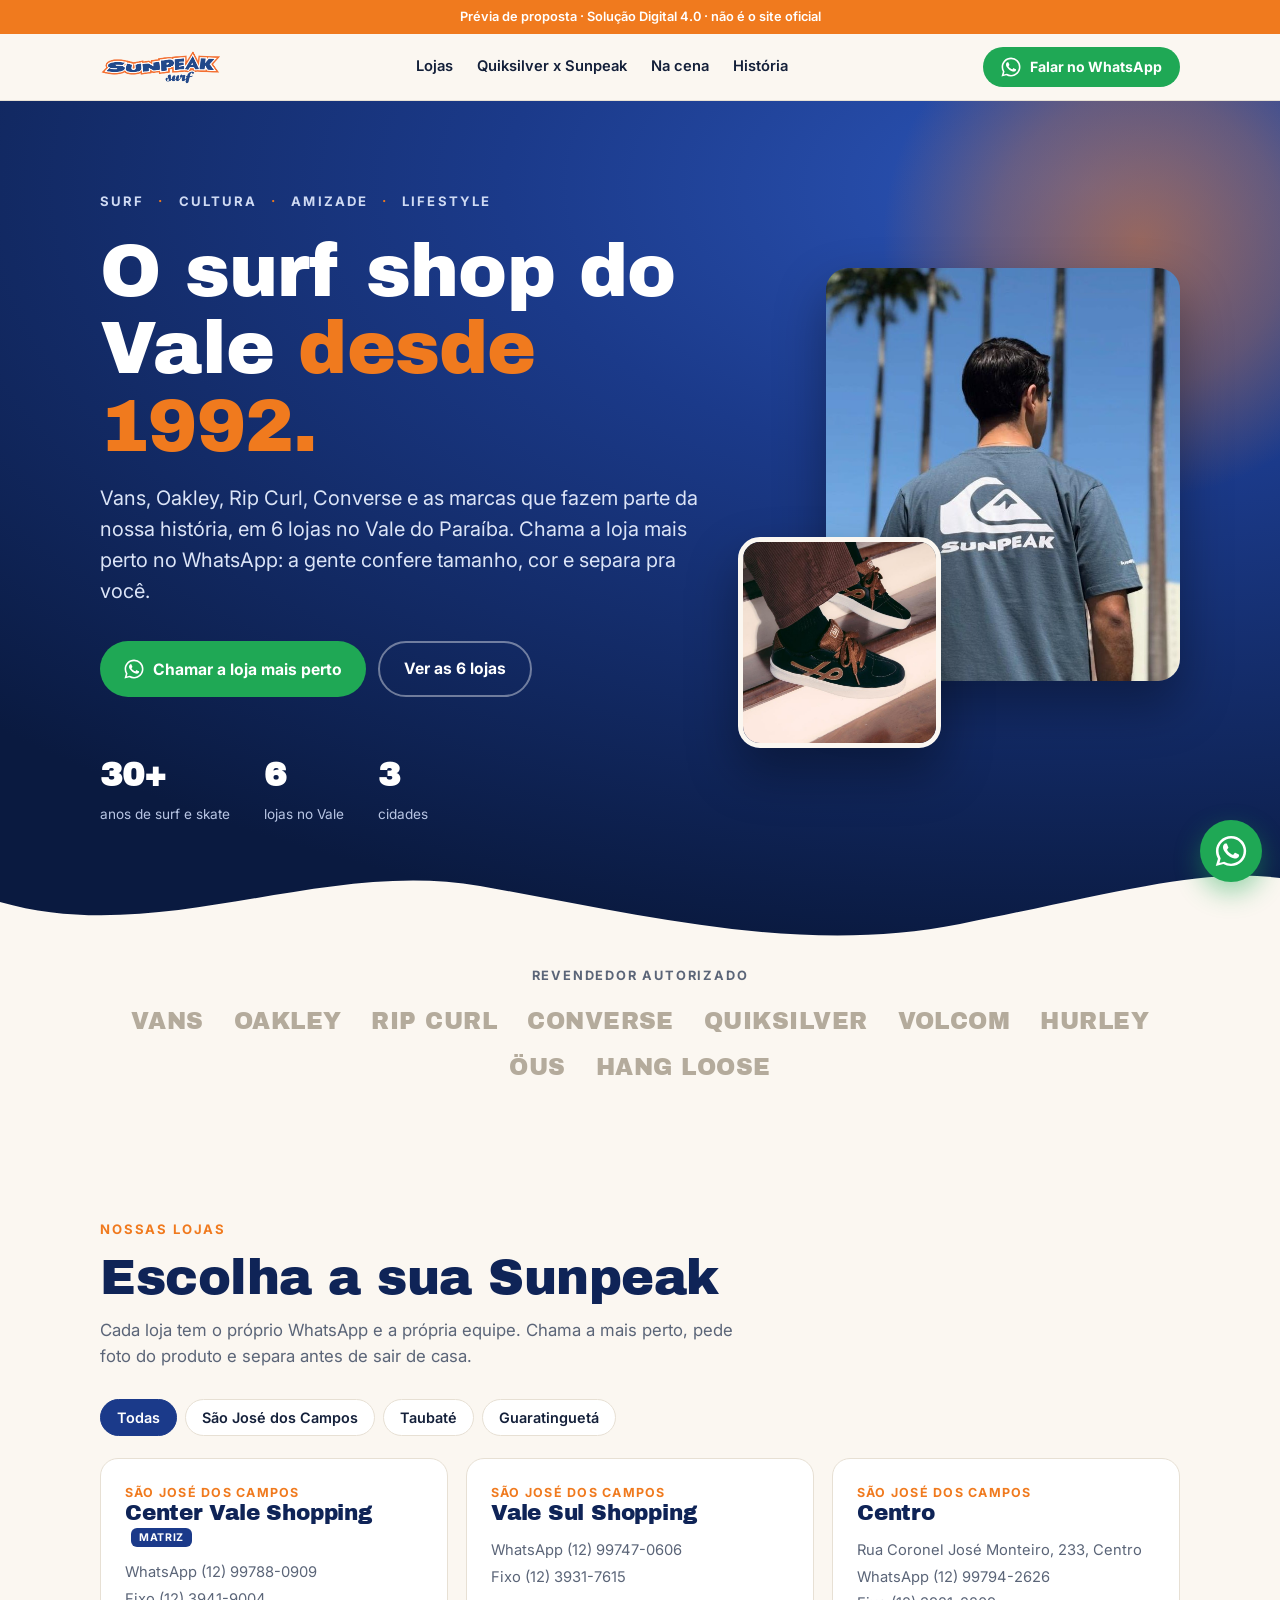
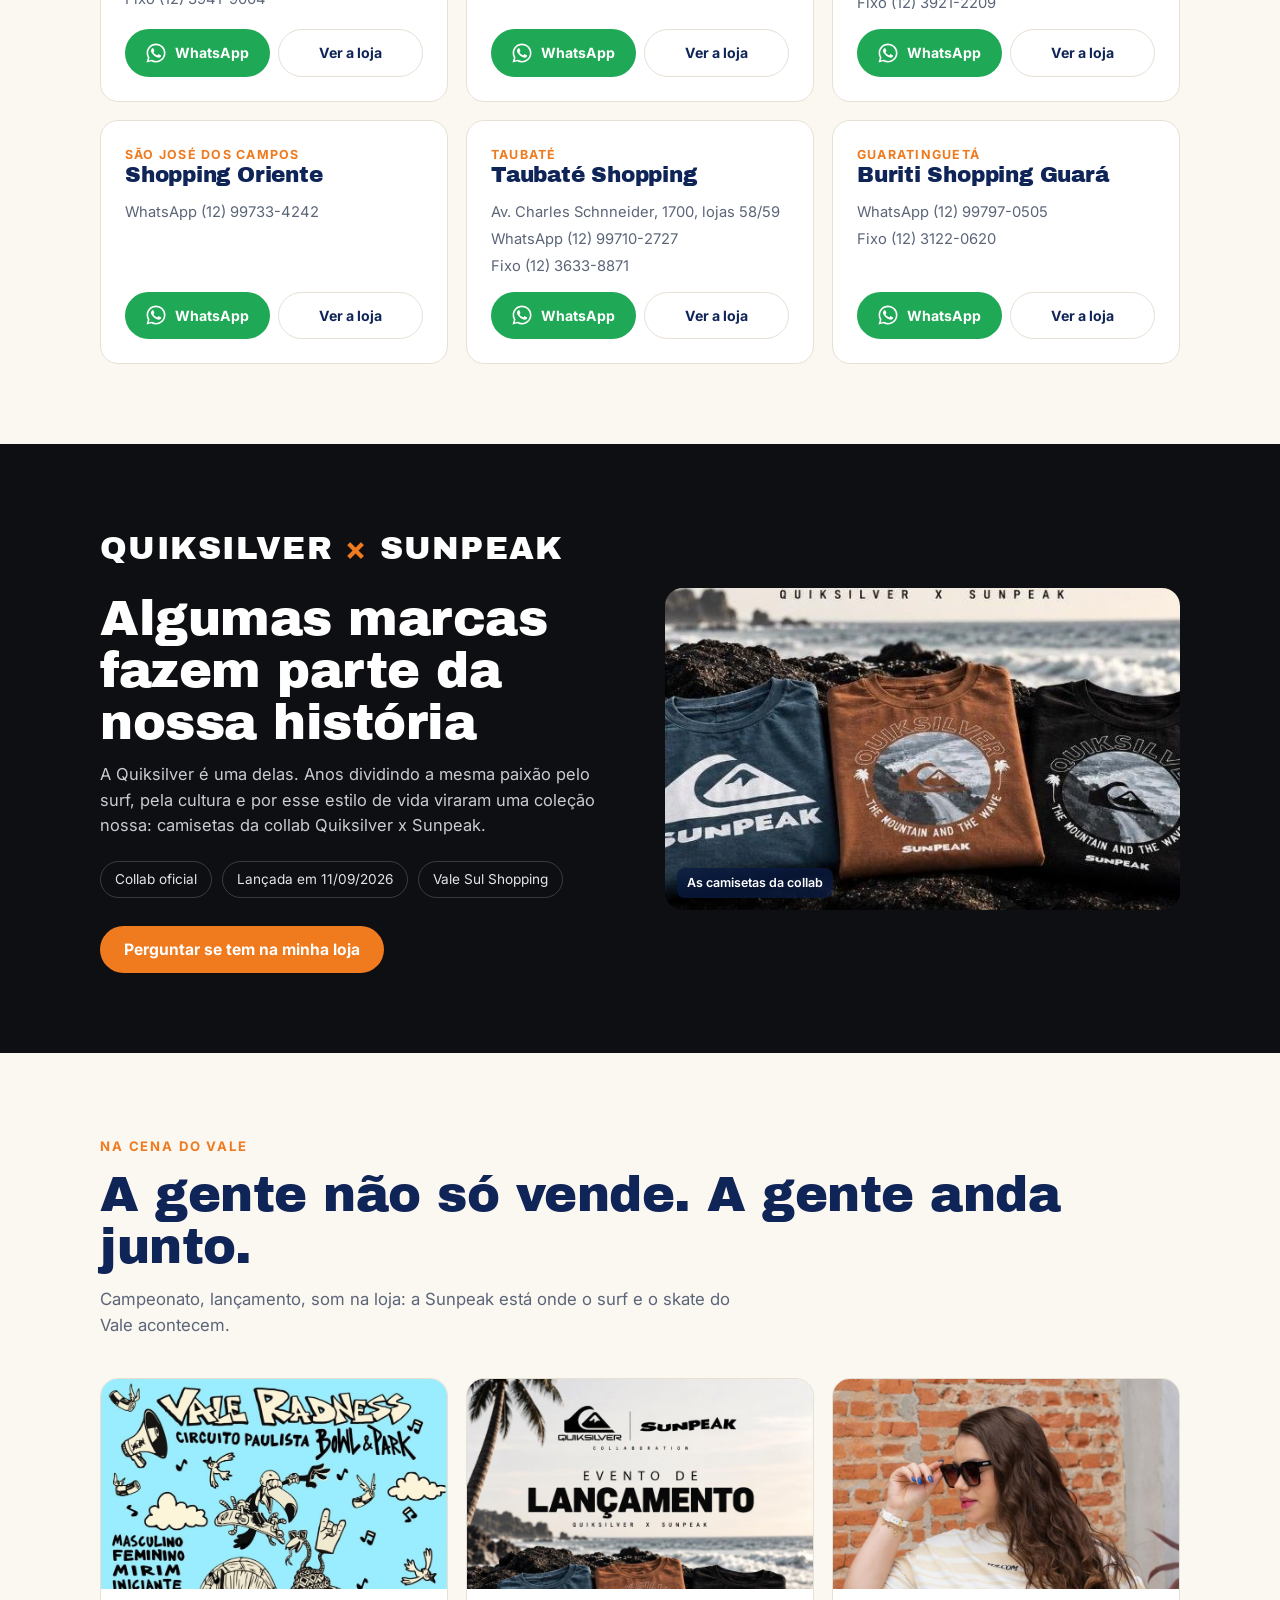
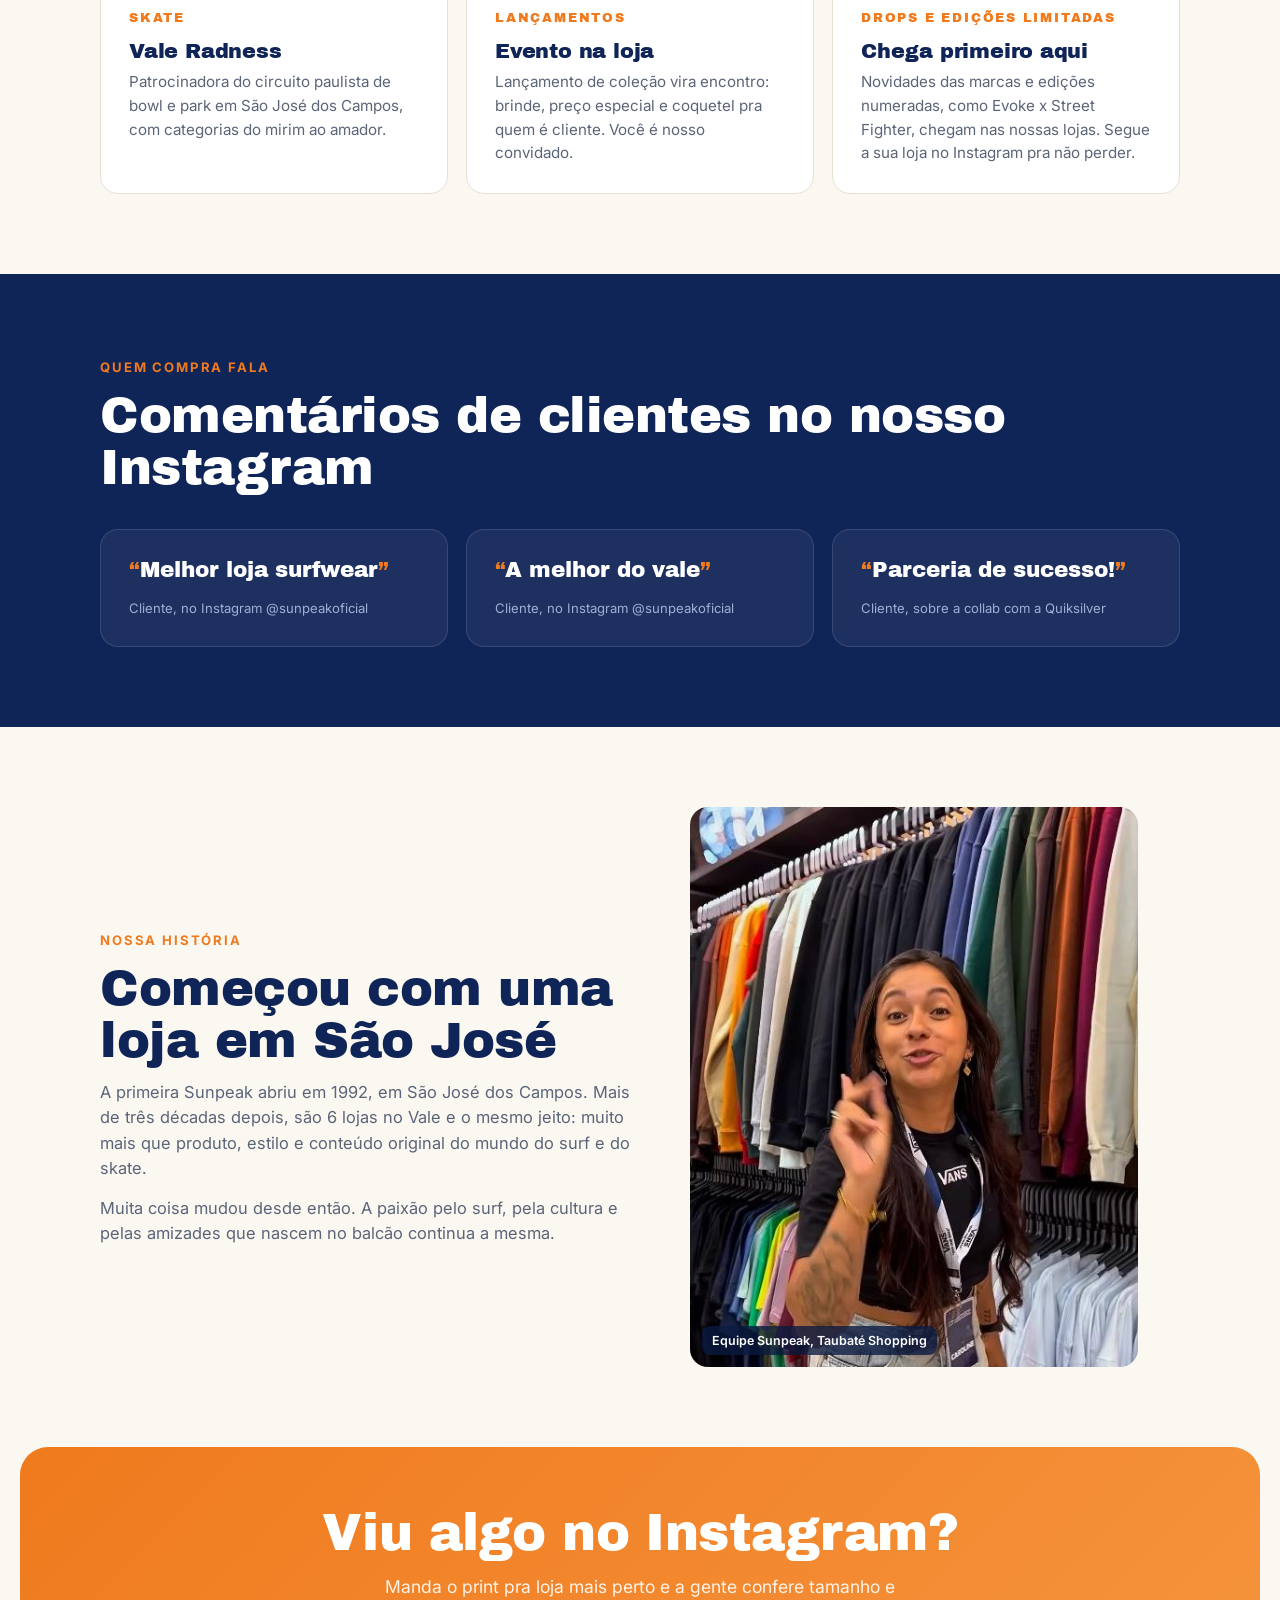
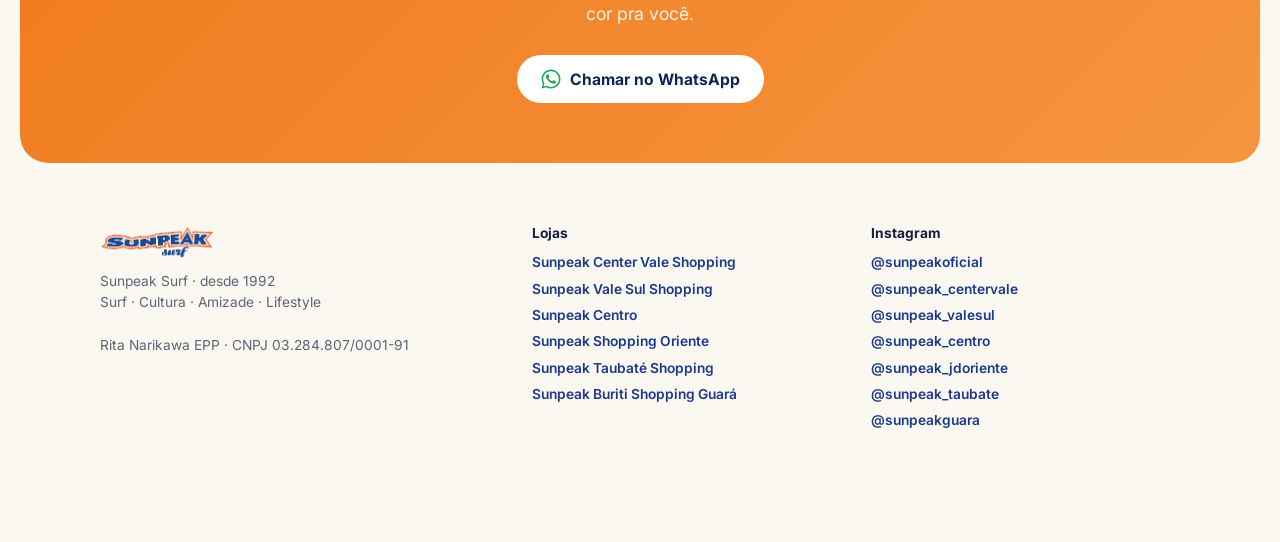
<file: index.html>
<!doctype html>
<html lang="pt-BR">
<head>
<meta charset="utf-8">
<meta name="viewport" content="width=device-width, initial-scale=1">
<meta name="robots" content="noindex, nofollow">
<title>Sunpeak Surf | Surf shop do Vale do Paraíba desde 1992</title>
<meta name="description" content="Sunpeak Surf, surf shop do Vale do Paraíba desde 1992. 6 lojas em São José dos Campos, Taubaté e Guaratinguetá. Vans, Oakley, Rip Curl, Converse, Quiksilver e mais.">
<link rel="canonical" href="https://sunpeak.com.br/">
<link rel="preconnect" href="https://fonts.googleapis.com"><link rel="preconnect" href="https://fonts.gstatic.com" crossorigin><link href="https://fonts.googleapis.com/css2?family=Archivo+Black&family=Inter:wght@400;500;600;700&display=swap" rel="stylesheet">
<link rel="stylesheet" href="assets/site.css">
</head>
<body>
<div class="preview">Prévia de proposta · Solução Digital 4.0 · não é o site oficial</div>
<header>
  <div class="wrap nav">
    <a href="index.html"><img src="img/logo.png" alt="Sunpeak Surf" width="121" height="40"></a>
    <ul>
      <li><a href="index.html#lojas">Lojas</a></li>
      <li><a href="index.html#collab">Quiksilver x Sunpeak</a></li>
      <li><a href="index.html#cena">Na cena</a></li>
      <li><a href="index.html#historia">História</a></li>
    </ul>
    <button class="btn btn-wa" data-open-sheet><svg viewBox="0 0 24 24" fill="currentColor"><use href="#i-wa"/></svg><span>Falar no WhatsApp</span></button>
  </div>
</header>
<main id="topo">
  <section class="hero">
    <div class="sun"></div>
    <div class="wrap hero-grid">
     <div>
      <div class="motto">Surf <i>·</i> Cultura <i>·</i> Amizade <i>·</i> Lifestyle</div>
      <h1>O surf shop do Vale <em>desde 1992.</em></h1>
      <p class="lead">Vans, Oakley, Rip Curl, Converse e as marcas que fazem parte da nossa história, em 6 lojas no Vale do Paraíba. Chama a loja mais perto no WhatsApp: a gente confere tamanho, cor e separa pra você.</p>
      <div class="ctas">
        <button class="btn btn-wa" data-open-sheet><svg viewBox="0 0 24 24" fill="currentColor"><use href="#i-wa"/></svg>Chamar a loja mais perto</button>
        <a class="btn btn-ghost" href="#lojas">Ver as 6 lojas</a>
      </div>
      <div class="stats">
        <div><b>30+</b><span>anos de surf e skate</span></div>
        <div><b>6</b><span>lojas no Vale</span></div>
        <div><b>3</b><span>cidades</span></div>
      </div>
     </div>
     <div class="hero-photos">
       <img class="p1" src="img/fotos/collab-camiseta.jpg" alt="Rapaz de costas com a camiseta da collab Quiksilver x Sunpeak, entre palmeiras">
       <img class="p2" src="img/fotos/tenis-ous.jpg" alt="Tênis Öus azul-marinho com detalhes caramelo">
     </div>
    </div>
    <svg class="waves" viewBox="0 0 1440 120" preserveAspectRatio="none"><path fill="#fbf7f1" d="M0,64 C180,110 360,20 540,48 C720,76 900,118 1080,86 C1260,54 1350,30 1440,40 L1440,120 L0,120 Z"/></svg>
  </section>

  <div class="brands"><div class="wrap"><p>Revendedor autorizado</p><div class="brand-row"><span>VANS</span><span>OAKLEY</span><span>RIP CURL</span><span>CONVERSE</span><span>QUIKSILVER</span><span>VOLCOM</span><span>HURLEY</span><span>ÖUS</span><span>HANG LOOSE</span></div></div></div>

  <section class="block" id="lojas">
    <div class="wrap">
      <span class="kicker">Nossas lojas</span>
      <h2>Escolha a sua Sunpeak</h2>
      <p class="sub">Cada loja tem o próprio WhatsApp e a própria equipe. Chama a mais perto, pede foto do produto e separa antes de sair de casa.</p>
      <div class="filters">
        <button class="on" data-city="todas">Todas</button>
        <button data-city="sjc">São José dos Campos</button>
        <button data-city="taubate">Taubaté</button>
        <button data-city="guara">Guaratinguetá</button>
      </div>
      <div class="stores">
<article class="store" data-city="sjc">
  <div><div class="city">São José dos Campos</div><h3><a href="lojas/center-vale.html">Center Vale Shopping</a><span class="badge">MATRIZ</span></h3></div>
  <div class="info"><span>WhatsApp (12) 99788-0909</span><span>Fixo (12) 3941-9004</span></div>
  <div class="actions">
    <a class="btn btn-wa" href="https://wa.me/5512997880909?text=Oi%21%20Vim%20pelo%20site%20da%20Sunpeak%20%28loja%20Center%20Vale%20Shopping%29.%20Queria%20saber%20se%20voc%C3%AAs%20t%C3%AAm..." target="_blank" rel="noopener"><svg viewBox="0 0 24 24" fill="currentColor"><use href="#i-wa"/></svg>WhatsApp</a>
    <a class="btn btn-line" href="lojas/center-vale.html">Ver a loja</a>
  </div>
</article>
<article class="store" data-city="sjc">
  <div><div class="city">São José dos Campos</div><h3><a href="lojas/vale-sul.html">Vale Sul Shopping</a></h3></div>
  <div class="info"><span>WhatsApp (12) 99747-0606</span><span>Fixo (12) 3931-7615</span></div>
  <div class="actions">
    <a class="btn btn-wa" href="https://wa.me/5512997470606?text=Oi%21%20Vim%20pelo%20site%20da%20Sunpeak%20%28loja%20Vale%20Sul%20Shopping%29.%20Queria%20saber%20se%20voc%C3%AAs%20t%C3%AAm..." target="_blank" rel="noopener"><svg viewBox="0 0 24 24" fill="currentColor"><use href="#i-wa"/></svg>WhatsApp</a>
    <a class="btn btn-line" href="lojas/vale-sul.html">Ver a loja</a>
  </div>
</article>
<article class="store" data-city="sjc">
  <div><div class="city">São José dos Campos</div><h3><a href="lojas/centro.html">Centro</a></h3></div>
  <div class="info"><span>Rua Coronel José Monteiro, 233, Centro</span><span>WhatsApp (12) 99794-2626</span><span>Fixo (12) 3921-2209</span></div>
  <div class="actions">
    <a class="btn btn-wa" href="https://wa.me/5512997942626?text=Oi%21%20Vim%20pelo%20site%20da%20Sunpeak%20%28loja%20Centro%29.%20Queria%20saber%20se%20voc%C3%AAs%20t%C3%AAm..." target="_blank" rel="noopener"><svg viewBox="0 0 24 24" fill="currentColor"><use href="#i-wa"/></svg>WhatsApp</a>
    <a class="btn btn-line" href="lojas/centro.html">Ver a loja</a>
  </div>
</article>
<article class="store" data-city="sjc">
  <div><div class="city">São José dos Campos</div><h3><a href="lojas/oriente.html">Shopping Oriente</a></h3></div>
  <div class="info"><span>WhatsApp (12) 99733-4242</span></div>
  <div class="actions">
    <a class="btn btn-wa" href="https://wa.me/5512997334242?text=Oi%21%20Vim%20pelo%20site%20da%20Sunpeak%20%28loja%20Shopping%20Oriente%29.%20Queria%20saber%20se%20voc%C3%AAs%20t%C3%AAm..." target="_blank" rel="noopener"><svg viewBox="0 0 24 24" fill="currentColor"><use href="#i-wa"/></svg>WhatsApp</a>
    <a class="btn btn-line" href="lojas/oriente.html">Ver a loja</a>
  </div>
</article>
<article class="store" data-city="taubate">
  <div><div class="city">Taubaté</div><h3><a href="lojas/taubate.html">Taubaté Shopping</a></h3></div>
  <div class="info"><span>Av. Charles Schnneider, 1700, lojas 58/59</span><span>WhatsApp (12) 99710-2727</span><span>Fixo (12) 3633-8871</span></div>
  <div class="actions">
    <a class="btn btn-wa" href="https://wa.me/5512997102727?text=Oi%21%20Vim%20pelo%20site%20da%20Sunpeak%20%28loja%20Taubat%C3%A9%20Shopping%29.%20Queria%20saber%20se%20voc%C3%AAs%20t%C3%AAm..." target="_blank" rel="noopener"><svg viewBox="0 0 24 24" fill="currentColor"><use href="#i-wa"/></svg>WhatsApp</a>
    <a class="btn btn-line" href="lojas/taubate.html">Ver a loja</a>
  </div>
</article>
<article class="store" data-city="guara">
  <div><div class="city">Guaratinguetá</div><h3><a href="lojas/guaratingueta.html">Buriti Shopping Guará</a></h3></div>
  <div class="info"><span>WhatsApp (12) 99797-0505</span><span>Fixo (12) 3122-0620</span></div>
  <div class="actions">
    <a class="btn btn-wa" href="https://wa.me/5512997970505?text=Oi%21%20Vim%20pelo%20site%20da%20Sunpeak%20%28loja%20Buriti%20Shopping%20Guar%C3%A1%29.%20Queria%20saber%20se%20voc%C3%AAs%20t%C3%AAm..." target="_blank" rel="noopener"><svg viewBox="0 0 24 24" fill="currentColor"><use href="#i-wa"/></svg>WhatsApp</a>
    <a class="btn btn-line" href="lojas/guaratingueta.html">Ver a loja</a>
  </div>
</article>
      </div>
    </div>
  </section>

  <section class="block collab" id="collab">
    <div class="wrap collab-grid">
      <div>
        <div class="collab-mark">QUIKSILVER <span>×</span> SUNPEAK</div>
        <h2 style="margin-top:18px">Algumas marcas fazem parte da nossa história</h2>
        <p>A Quiksilver é uma delas. Anos dividindo a mesma paixão pelo surf, pela cultura e por esse estilo de vida viraram uma coleção nossa: camisetas da collab Quiksilver x Sunpeak.</p>
        <div class="facts"><span>Collab oficial</span><span>Lançada em 11/09/2026</span><span>Vale Sul Shopping</span></div>
        <div class="ctas"><button class="btn btn-or" data-open-sheet>Perguntar se tem na minha loja</button></div>
      </div>
      <figure class="shot"><img src="img/fotos/collab-camisetas-pedra.jpg" alt="Três camisetas da collab Quiksilver x Sunpeak sobre pedras na praia" loading="lazy"><figcaption>As camisetas da collab</figcaption></figure>
    </div>
  </section>

  <section class="block" id="cena">
    <div class="wrap">
      <span class="kicker">Na cena do Vale</span>
      <h2>A gente não só vende. A gente anda junto.</h2>
      <p class="sub">Campeonato, lançamento, som na loja: a Sunpeak está onde o surf e o skate do Vale acontecem.</p>
      <div class="scene">
        <div class="card"><img class="card-img" src="img/fotos/vale-radness.jpg" alt="Pôster do circuito Vale Radness com patrocínio Sunpeak" loading="lazy"><div class="n">Skate</div><h3>Vale Radness</h3><p>Patrocinadora do circuito paulista de bowl e park em São José dos Campos, com categorias do mirim ao amador.</p></div>
        <div class="card"><img class="card-img" src="img/fotos/collab-lancamento.jpg" alt="Arte do evento de lançamento Quiksilver x Sunpeak" loading="lazy"><div class="n">Lançamentos</div><h3>Evento na loja</h3><p>Lançamento de coleção vira encontro: brinde, preço especial e coquetel pra quem é cliente. Você é nosso convidado.</p></div>
        <div class="card"><img class="card-img" src="img/fotos/lifestyle-volcom.jpg" alt="Moça com camiseta listrada Volcom e óculos escuros" loading="lazy"><div class="n">Drops e edições limitadas</div><h3>Chega primeiro aqui</h3><p>Novidades das marcas e edições numeradas, como Evoke x Street Fighter, chegam nas nossas lojas. Segue a sua loja no Instagram pra não perder.</p></div>
      </div>
    </div>
  </section>

  <section class="block voices">
    <div class="wrap">
      <span class="kicker">Quem compra fala</span>
      <h2>Comentários de clientes no nosso Instagram</h2>
      <div class="quotes">
        <div class="quote"><p>Melhor loja surfwear</p><small>Cliente, no Instagram @sunpeakoficial</small></div>
        <div class="quote"><p>A melhor do vale</p><small>Cliente, no Instagram @sunpeakoficial</small></div>
        <div class="quote"><p>Parceria de sucesso!</p><small>Cliente, sobre a collab com a Quiksilver</small></div>
      </div>
    </div>
  </section>

  <section class="block" id="historia">
    <div class="wrap story">
      <div>
        <span class="kicker">Nossa história</span>
        <h2>Começou com uma loja em São José</h2>
        <p>A primeira Sunpeak abriu em 1992, em São José dos Campos. Mais de três décadas depois, são 6 lojas no Vale e o mesmo jeito: muito mais que produto, estilo e conteúdo original do mundo do surf e do skate.</p>
        <p>Muita coisa mudou desde então. A paixão pelo surf, pela cultura e pelas amizades que nascem no balcão continua a mesma.</p>
      </div>
      <figure class="shot"><img src="img/fotos/taubate-equipe.jpg" alt="Vendedora da Sunpeak entre as araras de moletom" loading="lazy"><figcaption>Equipe Sunpeak, Taubaté Shopping</figcaption></figure>
    </div>
  </section>

  <div class="final">
    <h2>Viu algo no Instagram?</h2>
    <p>Manda o print pra loja mais perto e a gente confere tamanho e cor pra você.</p>
    <button class="btn btn-wa" data-open-sheet><svg viewBox="0 0 24 24" fill="currentColor"><use href="#i-wa"/></svg>Chamar no WhatsApp</button>
  </div>
</main>
<footer>
  <div class="wrap foot">
    <div>
      <img src="img/logo.png" alt="Sunpeak Surf" width="115" height="38">
      <div>Sunpeak Surf · desde 1992<br>Surf · Cultura · Amizade · Lifestyle<br><br>Rita Narikawa EPP · CNPJ 03.284.807/0001-91</div>
    </div>
    <div><strong>Lojas</strong><ul><li><a href="lojas/center-vale.html">Sunpeak Center Vale Shopping</a></li><li><a href="lojas/vale-sul.html">Sunpeak Vale Sul Shopping</a></li><li><a href="lojas/centro.html">Sunpeak Centro</a></li><li><a href="lojas/oriente.html">Sunpeak Shopping Oriente</a></li><li><a href="lojas/taubate.html">Sunpeak Taubaté Shopping</a></li><li><a href="lojas/guaratingueta.html">Sunpeak Buriti Shopping Guará</a></li></ul></div>
    <div><strong>Instagram</strong><ul><li><a href="https://instagram.com/sunpeakoficial" target="_blank" rel="noopener">@sunpeakoficial</a></li><li><a href="https://instagram.com/sunpeak_centervale" target="_blank" rel="noopener">@sunpeak_centervale</a></li><li><a href="https://instagram.com/sunpeak_valesul" target="_blank" rel="noopener">@sunpeak_valesul</a></li><li><a href="https://instagram.com/sunpeak_centro" target="_blank" rel="noopener">@sunpeak_centro</a></li><li><a href="https://instagram.com/sunpeak_jdoriente" target="_blank" rel="noopener">@sunpeak_jdoriente</a></li><li><a href="https://instagram.com/sunpeak_taubate" target="_blank" rel="noopener">@sunpeak_taubate</a></li><li><a href="https://instagram.com/sunpeakguara" target="_blank" rel="noopener">@sunpeakguara</a></li></ul></div>
  </div>
</footer>
<button class="fab" data-open-sheet aria-label="Falar no WhatsApp"><svg viewBox="0 0 24 24" fill="currentColor"><use href="#i-wa"/></svg></button>
<div class="sheet-bg" id="sheet" role="dialog" aria-modal="true" aria-labelledby="sheet-t">
  <div class="sheet">
    <button class="close" aria-label="Fechar">&times;</button>
    <h3 id="sheet-t">Qual loja fica mais perto?</h3>
    <p>Você vai direto pro WhatsApp da loja escolhida.</p>
    <a href="https://wa.me/5512997880909?text=Oi%21%20Vim%20pelo%20site%20da%20Sunpeak%20%28loja%20Center%20Vale%20Shopping%29.%20Queria%20saber%20se%20voc%C3%AAs%20t%C3%AAm..." target="_blank" rel="noopener"><span>Center Vale Shopping<small>São José dos Campos</small></span><svg viewBox="0 0 24 24" fill="currentColor"><use href="#i-wa"/></svg></a><a href="https://wa.me/5512997470606?text=Oi%21%20Vim%20pelo%20site%20da%20Sunpeak%20%28loja%20Vale%20Sul%20Shopping%29.%20Queria%20saber%20se%20voc%C3%AAs%20t%C3%AAm..." target="_blank" rel="noopener"><span>Vale Sul Shopping<small>São José dos Campos</small></span><svg viewBox="0 0 24 24" fill="currentColor"><use href="#i-wa"/></svg></a><a href="https://wa.me/5512997942626?text=Oi%21%20Vim%20pelo%20site%20da%20Sunpeak%20%28loja%20Centro%29.%20Queria%20saber%20se%20voc%C3%AAs%20t%C3%AAm..." target="_blank" rel="noopener"><span>Centro<small>São José dos Campos</small></span><svg viewBox="0 0 24 24" fill="currentColor"><use href="#i-wa"/></svg></a><a href="https://wa.me/5512997334242?text=Oi%21%20Vim%20pelo%20site%20da%20Sunpeak%20%28loja%20Shopping%20Oriente%29.%20Queria%20saber%20se%20voc%C3%AAs%20t%C3%AAm..." target="_blank" rel="noopener"><span>Shopping Oriente<small>São José dos Campos</small></span><svg viewBox="0 0 24 24" fill="currentColor"><use href="#i-wa"/></svg></a><a href="https://wa.me/5512997102727?text=Oi%21%20Vim%20pelo%20site%20da%20Sunpeak%20%28loja%20Taubat%C3%A9%20Shopping%29.%20Queria%20saber%20se%20voc%C3%AAs%20t%C3%AAm..." target="_blank" rel="noopener"><span>Taubaté Shopping<small>Taubaté</small></span><svg viewBox="0 0 24 24" fill="currentColor"><use href="#i-wa"/></svg></a><a href="https://wa.me/5512997970505?text=Oi%21%20Vim%20pelo%20site%20da%20Sunpeak%20%28loja%20Buriti%20Shopping%20Guar%C3%A1%29.%20Queria%20saber%20se%20voc%C3%AAs%20t%C3%AAm..." target="_blank" rel="noopener"><span>Buriti Shopping Guará<small>Guaratinguetá</small></span><svg viewBox="0 0 24 24" fill="currentColor"><use href="#i-wa"/></svg></a>
  </div>
</div>
<svg width="0" height="0" style="position:absolute" aria-hidden="true">
<symbol id="i-wa" viewBox="0 0 24 24"><path d="M17.47 14.38c-.3-.15-1.76-.87-2.03-.97-.27-.1-.47-.15-.67.15-.2.3-.77.97-.94 1.17-.17.2-.35.22-.64.07-.3-.15-1.26-.46-2.4-1.48-.89-.79-1.49-1.77-1.66-2.07-.17-.3-.02-.46.13-.6.13-.13.3-.35.45-.52.15-.17.2-.3.3-.5.1-.2.05-.37-.03-.52-.07-.15-.67-1.62-.92-2.22-.24-.58-.49-.5-.67-.51h-.57c-.2 0-.52.07-.79.37-.27.3-1.04 1.02-1.04 2.48 0 1.46 1.07 2.88 1.21 3.08.15.2 2.1 3.2 5.08 4.49.71.31 1.26.49 1.69.63.71.22 1.36.19 1.87.12.57-.09 1.76-.72 2.01-1.41.25-.7.25-1.29.17-1.41-.07-.13-.27-.2-.57-.35zM12.04 21.5h-.01a9.4 9.4 0 0 1-4.8-1.31l-.34-.2-3.57.94.95-3.48-.22-.36a9.38 9.38 0 0 1-1.44-5.01c0-5.2 4.23-9.43 9.44-9.43 2.52 0 4.89.98 6.67 2.77a9.37 9.37 0 0 1 2.76 6.67c0 5.2-4.24 9.43-9.44 9.43zm8.03-17.46A11.27 11.27 0 0 0 12.04.72C5.79.72.7 5.8.7 12.06c0 2 .52 3.95 1.52 5.67L.6 23.28l5.68-1.49a11.3 11.3 0 0 0 5.75 1.47h.01c6.25 0 11.34-5.09 11.34-11.34 0-3.03-1.18-5.88-3.32-8.02z"/></symbol>
<symbol id="i-phone" viewBox="0 0 24 24"><path fill="none" stroke="currentColor" stroke-width="2" stroke-linecap="round" stroke-linejoin="round" d="M22 16.9v3a2 2 0 0 1-2.2 2 19.8 19.8 0 0 1-8.6-3.1 19.5 19.5 0 0 1-6-6A19.8 19.8 0 0 1 2.1 4.2 2 2 0 0 1 4.1 2h3a2 2 0 0 1 2 1.7c.1.9.4 1.8.7 2.7a2 2 0 0 1-.5 2.1L8 9.8a16 16 0 0 0 6 6l1.3-1.3a2 2 0 0 1 2.1-.4c.9.3 1.8.6 2.7.7a2 2 0 0 1 1.7 2z"/></symbol>
<symbol id="i-pin" viewBox="0 0 24 24"><g fill="none" stroke="currentColor" stroke-width="2" stroke-linecap="round" stroke-linejoin="round"><path d="M21 10c0 7-9 13-9 13S3 17 3 10a9 9 0 0 1 18 0z"/><circle cx="12" cy="10" r="3"/></g></symbol>
</svg>
<script type="application/ld+json">{"@context": "https://schema.org", "@type": "Organization", "name": "Sunpeak Surf", "url": "https://sunpeak.com.br", "logo": "https://sunpeak.com.br/img/logo.png", "foundingDate": "1992", "sameAs": ["https://instagram.com/sunpeakoficial", "https://instagram.com/sunpeak_centervale", "https://instagram.com/sunpeak_valesul", "https://instagram.com/sunpeak_centro", "https://instagram.com/sunpeak_jdoriente", "https://instagram.com/sunpeak_taubate", "https://instagram.com/sunpeakguara"], "department": [{"@type": "ClothingStore", "name": "Sunpeak Center Vale Shopping", "url": "https://sunpeak.com.br/lojas/center-vale"}, {"@type": "ClothingStore", "name": "Sunpeak Vale Sul Shopping", "url": "https://sunpeak.com.br/lojas/vale-sul"}, {"@type": "ClothingStore", "name": "Sunpeak Centro", "url": "https://sunpeak.com.br/lojas/centro"}, {"@type": "ClothingStore", "name": "Sunpeak Shopping Oriente", "url": "https://sunpeak.com.br/lojas/oriente"}, {"@type": "ClothingStore", "name": "Sunpeak Taubaté Shopping", "url": "https://sunpeak.com.br/lojas/taubate"}, {"@type": "ClothingStore", "name": "Sunpeak Buriti Shopping Guará", "url": "https://sunpeak.com.br/lojas/guaratingueta"}]}</script>
<script>
document.querySelectorAll(".filters button").forEach(b => b.addEventListener("click", () => {
  document.querySelectorAll(".filters button").forEach(x => x.classList.toggle("on", x === b));
  document.querySelectorAll(".store").forEach(s => s.hidden = b.dataset.city !== "todas" && s.dataset.city !== b.dataset.city);
}));
const sheet = document.getElementById("sheet");
document.querySelectorAll("[data-open-sheet]").forEach(b => b.addEventListener("click", () => sheet.classList.add("open")));
sheet.addEventListener("click", e => { if (e.target === sheet || e.target.classList.contains("close")) sheet.classList.remove("open"); });
document.addEventListener("keydown", e => { if (e.key === "Escape") sheet.classList.remove("open"); });
</script>
</body>
</html>
</file>
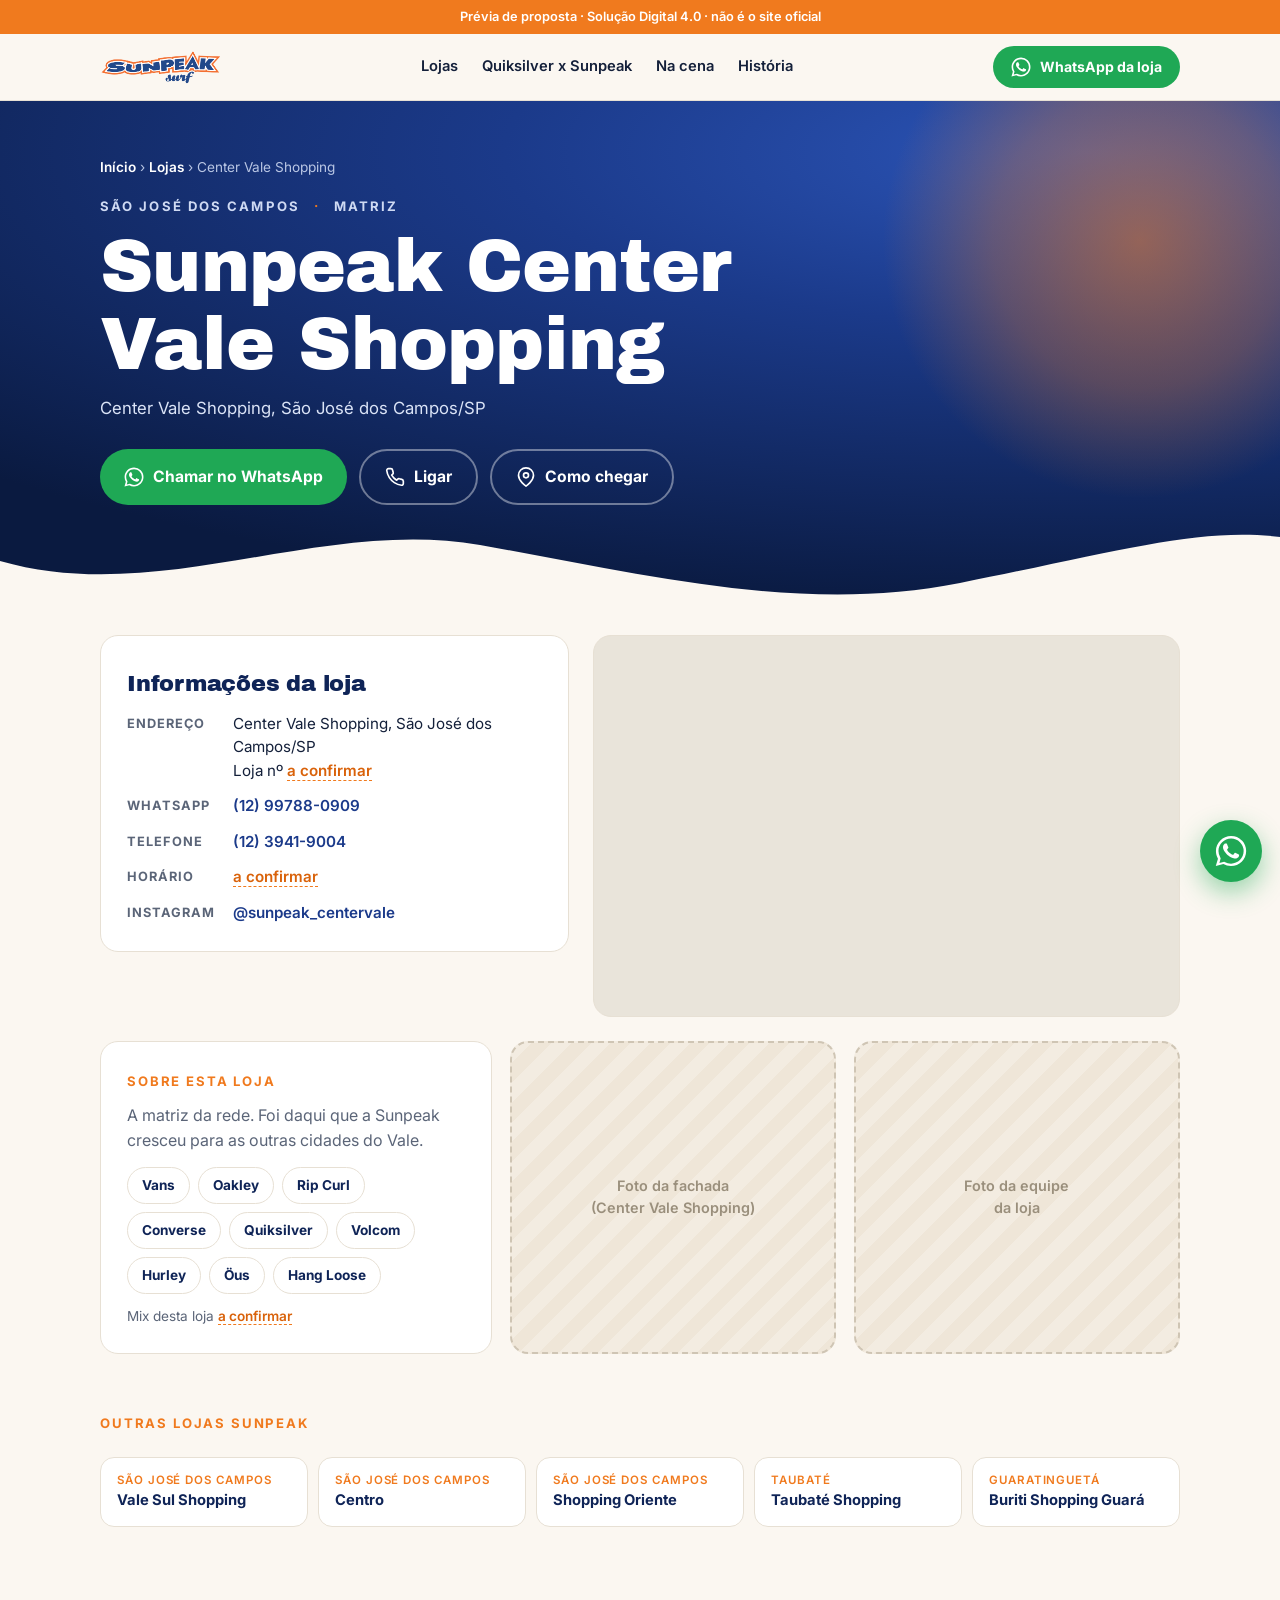
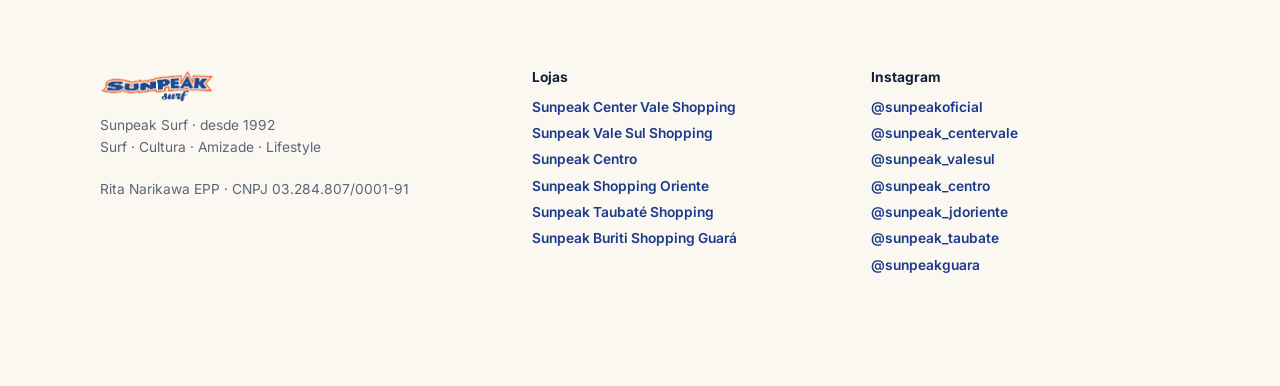
<file: lojas/center-vale.html>
<!doctype html>
<html lang="pt-BR">
<head>
<meta charset="utf-8">
<meta name="viewport" content="width=device-width, initial-scale=1">
<meta name="robots" content="noindex, nofollow">
<title>Sunpeak Center Vale Shopping | Surf shop em São José dos Campos</title>
<meta name="description" content="Sunpeak Center Vale Shopping: surf shop em São José dos Campos. WhatsApp (12) 99788-0909. Vans, Oakley, Rip Curl, Converse e mais. Sunpeak desde 1992.">
<link rel="canonical" href="https://sunpeak.com.br/lojas/center-vale">
<link rel="preconnect" href="https://fonts.googleapis.com"><link rel="preconnect" href="https://fonts.gstatic.com" crossorigin><link href="https://fonts.googleapis.com/css2?family=Archivo+Black&family=Inter:wght@400;500;600;700&display=swap" rel="stylesheet">
<link rel="stylesheet" href="../assets/site.css">
</head>
<body>
<div class="preview">Prévia de proposta · Solução Digital 4.0 · não é o site oficial</div>
<header>
  <div class="wrap nav">
    <a href="../index.html"><img src="../img/logo.png" alt="Sunpeak Surf" width="121" height="40"></a>
    <ul>
      <li><a href="../index.html#lojas">Lojas</a></li>
      <li><a href="../index.html#collab">Quiksilver x Sunpeak</a></li>
      <li><a href="../index.html#cena">Na cena</a></li>
      <li><a href="../index.html#historia">História</a></li>
    </ul>
    <a class="btn btn-wa" href="https://wa.me/5512997880909?text=Oi%21%20Vim%20pelo%20site%20da%20Sunpeak%20%28loja%20Center%20Vale%20Shopping%29.%20Queria%20saber%20se%20voc%C3%AAs%20t%C3%AAm..." target="_blank" rel="noopener"><svg viewBox="0 0 24 24" fill="currentColor"><use href="#i-wa"/></svg><span>WhatsApp da loja</span></a>
  </div>
</header>
<main>
  <section class="hero store-hero">
    <div class="sun"></div>
    <div class="wrap">
      <nav class="crumbs"><a href="../index.html">Início</a> › <a href="../index.html#lojas">Lojas</a> › Center Vale Shopping</nav>
      <div class="motto">São José dos Campos <i>·</i> Matriz</div>
      <h1>Sunpeak Center Vale Shopping</h1>
      <p class="addr">Center Vale Shopping, São José dos Campos/SP</p>
      <div class="ctas" style="display:flex;flex-wrap:wrap;gap:12px;margin-top:28px">
        <a class="btn btn-wa" href="https://wa.me/5512997880909?text=Oi%21%20Vim%20pelo%20site%20da%20Sunpeak%20%28loja%20Center%20Vale%20Shopping%29.%20Queria%20saber%20se%20voc%C3%AAs%20t%C3%AAm..." target="_blank" rel="noopener"><svg viewBox="0 0 24 24" fill="currentColor"><use href="#i-wa"/></svg>Chamar no WhatsApp</a>
        <a class="btn btn-ghost" href="tel:+551239419004"><svg viewBox="0 0 24 24" fill="currentColor"><use href="#i-phone"/></svg>Ligar</a>
        <a class="btn btn-ghost" href="https://www.google.com/maps/search/?api=1&query=Sunpeak%20Surf%20Center%20Vale%20Shopping%20S%C3%A3o%20Jos%C3%A9%20dos%20Campos" target="_blank" rel="noopener"><svg viewBox="0 0 24 24" fill="currentColor"><use href="#i-pin"/></svg>Como chegar</a>
      </div>
    </div>
    <svg class="waves" viewBox="0 0 1440 120" preserveAspectRatio="none"><path fill="#fbf7f1" d="M0,64 C180,110 360,20 540,48 C720,76 900,118 1080,86 C1260,54 1350,30 1440,40 L1440,120 L0,120 Z"/></svg>
  </section>

  <section class="block" style="padding-top:20px">
    <div class="wrap">
      <div class="store-main">
        <div class="panel">
          <h2>Informações da loja</h2>
          <dl>
            <dt>Endereço</dt><dd>Center Vale Shopping, São José dos Campos/SP<br>Loja nº <span class="todo">a confirmar</span></dd>
            <dt>WhatsApp</dt><dd><a href="https://wa.me/5512997880909?text=Oi%21%20Vim%20pelo%20site%20da%20Sunpeak%20%28loja%20Center%20Vale%20Shopping%29.%20Queria%20saber%20se%20voc%C3%AAs%20t%C3%AAm..." target="_blank" rel="noopener">(12) 99788-0909</a></dd>
            <dt>Telefone</dt><dd><a href="tel:+551239419004">(12) 3941-9004</a></dd>
            <dt>Horário</dt><dd><span class="todo">a confirmar</span></dd>
            <dt>Instagram</dt><dd><a href="https://instagram.com/sunpeak_centervale" target="_blank" rel="noopener">@sunpeak_centervale</a></dd>
          </dl>
        </div>
        <div class="map"><iframe src="https://www.google.com/maps?output=embed&q=Sunpeak%20Surf%20Center%20Vale%20Shopping%20S%C3%A3o%20Jos%C3%A9%20dos%20Campos" loading="lazy" referrerpolicy="no-referrer-when-downgrade" title="Mapa da Sunpeak Center Vale Shopping"></iframe></div>
      </div>

      <div class="about">
        <div class="panel">
          <span class="kicker">Sobre esta loja</span>
          <p>A matriz da rede. Foi daqui que a Sunpeak cresceu para as outras cidades do Vale.</p>
          <div class="chips"><span>Vans</span><span>Oakley</span><span>Rip Curl</span><span>Converse</span><span>Quiksilver</span><span>Volcom</span><span>Hurley</span><span>Öus</span><span>Hang Loose</span></div>
          <p style="margin-top:12px;font-size:.85rem;color:var(--muted)">Mix desta loja <span class="todo">a confirmar</span></p>
        </div>
        <div class="photo-slot">Foto da fachada<br>(Center Vale Shopping)</div>
        <div class="photo-slot">Foto da equipe<br>da loja</div>
      </div>

      <div style="margin-top:56px">
        <span class="kicker">Outras lojas Sunpeak</span>
        <div class="others"><a href="vale-sul.html"><small>São José dos Campos</small>Vale Sul Shopping</a><a href="centro.html"><small>São José dos Campos</small>Centro</a><a href="oriente.html"><small>São José dos Campos</small>Shopping Oriente</a><a href="taubate.html"><small>Taubaté</small>Taubaté Shopping</a><a href="guaratingueta.html"><small>Guaratinguetá</small>Buriti Shopping Guará</a></div>
      </div>
    </div>
  </section>
</main>
<footer>
  <div class="wrap foot">
    <div>
      <img src="../img/logo.png" alt="Sunpeak Surf" width="115" height="38">
      <div>Sunpeak Surf · desde 1992<br>Surf · Cultura · Amizade · Lifestyle<br><br>Rita Narikawa EPP · CNPJ 03.284.807/0001-91</div>
    </div>
    <div><strong>Lojas</strong><ul><li><a href="../lojas/center-vale.html">Sunpeak Center Vale Shopping</a></li><li><a href="../lojas/vale-sul.html">Sunpeak Vale Sul Shopping</a></li><li><a href="../lojas/centro.html">Sunpeak Centro</a></li><li><a href="../lojas/oriente.html">Sunpeak Shopping Oriente</a></li><li><a href="../lojas/taubate.html">Sunpeak Taubaté Shopping</a></li><li><a href="../lojas/guaratingueta.html">Sunpeak Buriti Shopping Guará</a></li></ul></div>
    <div><strong>Instagram</strong><ul><li><a href="https://instagram.com/sunpeakoficial" target="_blank" rel="noopener">@sunpeakoficial</a></li><li><a href="https://instagram.com/sunpeak_centervale" target="_blank" rel="noopener">@sunpeak_centervale</a></li><li><a href="https://instagram.com/sunpeak_valesul" target="_blank" rel="noopener">@sunpeak_valesul</a></li><li><a href="https://instagram.com/sunpeak_centro" target="_blank" rel="noopener">@sunpeak_centro</a></li><li><a href="https://instagram.com/sunpeak_jdoriente" target="_blank" rel="noopener">@sunpeak_jdoriente</a></li><li><a href="https://instagram.com/sunpeak_taubate" target="_blank" rel="noopener">@sunpeak_taubate</a></li><li><a href="https://instagram.com/sunpeakguara" target="_blank" rel="noopener">@sunpeakguara</a></li></ul></div>
  </div>
</footer>
<a class="fab" href="https://wa.me/5512997880909?text=Oi%21%20Vim%20pelo%20site%20da%20Sunpeak%20%28loja%20Center%20Vale%20Shopping%29.%20Queria%20saber%20se%20voc%C3%AAs%20t%C3%AAm..." target="_blank" rel="noopener" aria-label="WhatsApp da Sunpeak Center Vale Shopping"><svg viewBox="0 0 24 24" fill="currentColor"><use href="#i-wa"/></svg></a>
<svg width="0" height="0" style="position:absolute" aria-hidden="true">
<symbol id="i-wa" viewBox="0 0 24 24"><path d="M17.47 14.38c-.3-.15-1.76-.87-2.03-.97-.27-.1-.47-.15-.67.15-.2.3-.77.97-.94 1.17-.17.2-.35.22-.64.07-.3-.15-1.26-.46-2.4-1.48-.89-.79-1.49-1.77-1.66-2.07-.17-.3-.02-.46.13-.6.13-.13.3-.35.45-.52.15-.17.2-.3.3-.5.1-.2.05-.37-.03-.52-.07-.15-.67-1.62-.92-2.22-.24-.58-.49-.5-.67-.51h-.57c-.2 0-.52.07-.79.37-.27.3-1.04 1.02-1.04 2.48 0 1.46 1.07 2.88 1.21 3.08.15.2 2.1 3.2 5.08 4.49.71.31 1.26.49 1.69.63.71.22 1.36.19 1.87.12.57-.09 1.76-.72 2.01-1.41.25-.7.25-1.29.17-1.41-.07-.13-.27-.2-.57-.35zM12.04 21.5h-.01a9.4 9.4 0 0 1-4.8-1.31l-.34-.2-3.57.94.95-3.48-.22-.36a9.38 9.38 0 0 1-1.44-5.01c0-5.2 4.23-9.43 9.44-9.43 2.52 0 4.89.98 6.67 2.77a9.37 9.37 0 0 1 2.76 6.67c0 5.2-4.24 9.43-9.44 9.43zm8.03-17.46A11.27 11.27 0 0 0 12.04.72C5.79.72.7 5.8.7 12.06c0 2 .52 3.95 1.52 5.67L.6 23.28l5.68-1.49a11.3 11.3 0 0 0 5.75 1.47h.01c6.25 0 11.34-5.09 11.34-11.34 0-3.03-1.18-5.88-3.32-8.02z"/></symbol>
<symbol id="i-phone" viewBox="0 0 24 24"><path fill="none" stroke="currentColor" stroke-width="2" stroke-linecap="round" stroke-linejoin="round" d="M22 16.9v3a2 2 0 0 1-2.2 2 19.8 19.8 0 0 1-8.6-3.1 19.5 19.5 0 0 1-6-6A19.8 19.8 0 0 1 2.1 4.2 2 2 0 0 1 4.1 2h3a2 2 0 0 1 2 1.7c.1.9.4 1.8.7 2.7a2 2 0 0 1-.5 2.1L8 9.8a16 16 0 0 0 6 6l1.3-1.3a2 2 0 0 1 2.1-.4c.9.3 1.8.6 2.7.7a2 2 0 0 1 1.7 2z"/></symbol>
<symbol id="i-pin" viewBox="0 0 24 24"><g fill="none" stroke="currentColor" stroke-width="2" stroke-linecap="round" stroke-linejoin="round"><path d="M21 10c0 7-9 13-9 13S3 17 3 10a9 9 0 0 1 18 0z"/><circle cx="12" cy="10" r="3"/></g></symbol>
</svg>
<script type="application/ld+json">{"@context": "https://schema.org", "@type": "ClothingStore", "name": "Sunpeak Center Vale Shopping", "url": "https://sunpeak.com.br/lojas/center-vale", "image": "https://sunpeak.com.br/img/logo.png", "telephone": "+55 (12) 3941-9004", "address": {"@type": "PostalAddress", "addressLocality": "São José dos Campos", "addressRegion": "SP", "addressCountry": "BR"}, "parentOrganization": {"@type": "Organization", "name": "Sunpeak Surf", "url": "https://sunpeak.com.br"}, "sameAs": ["https://instagram.com/sunpeak_centervale"], "brand": [{"@type": "Brand", "name": "Vans"}, {"@type": "Brand", "name": "Oakley"}, {"@type": "Brand", "name": "Rip Curl"}, {"@type": "Brand", "name": "Converse"}, {"@type": "Brand", "name": "Quiksilver"}, {"@type": "Brand", "name": "Volcom"}, {"@type": "Brand", "name": "Hurley"}, {"@type": "Brand", "name": "Öus"}, {"@type": "Brand", "name": "Hang Loose"}]}</script>
</body>
</html>
</file>
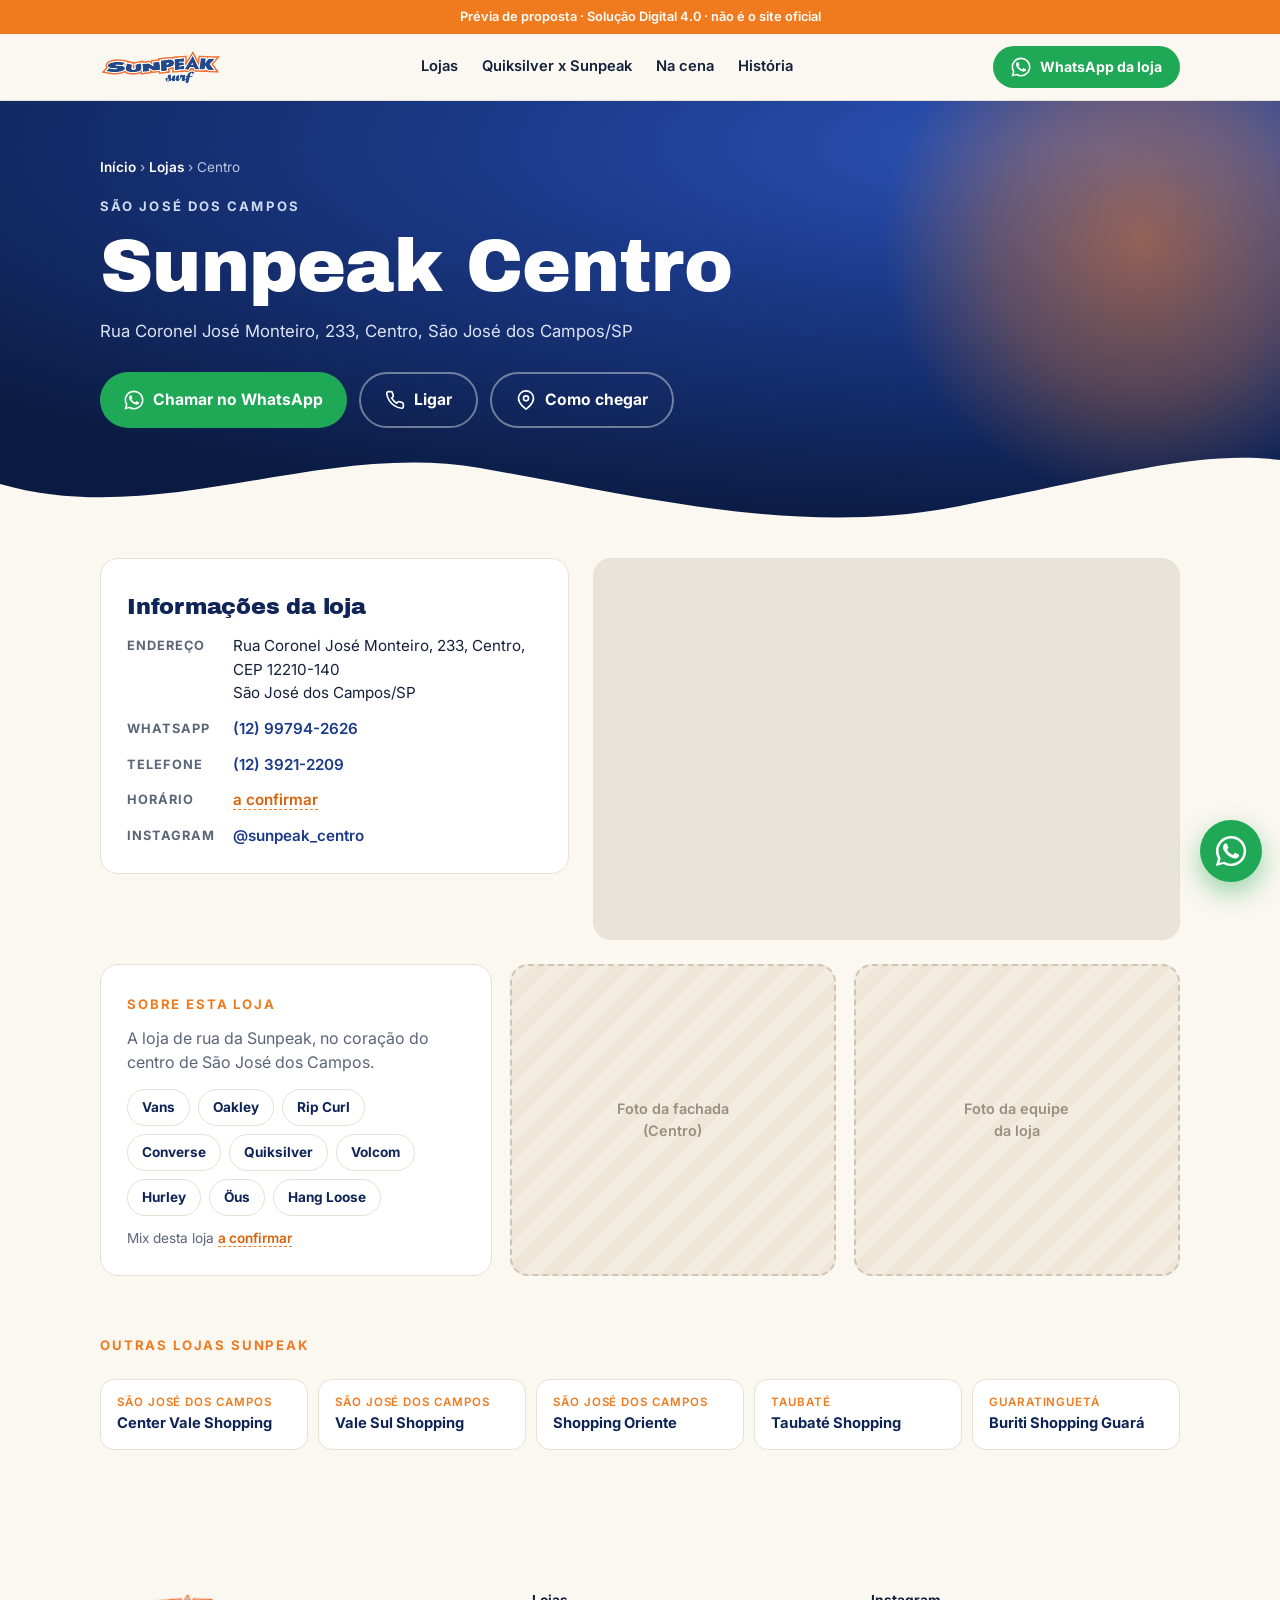
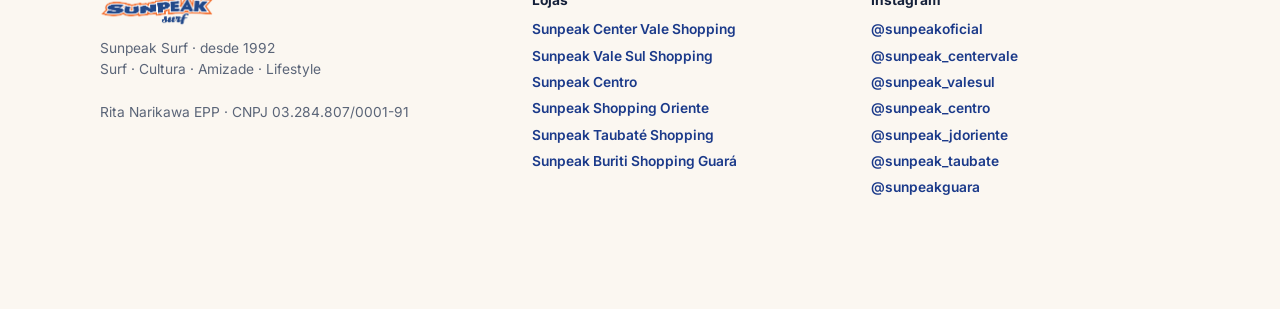
<file: lojas/centro.html>
<!doctype html>
<html lang="pt-BR">
<head>
<meta charset="utf-8">
<meta name="viewport" content="width=device-width, initial-scale=1">
<meta name="robots" content="noindex, nofollow">
<title>Sunpeak Centro | Surf shop em São José dos Campos</title>
<meta name="description" content="Sunpeak Centro: surf shop em São José dos Campos. WhatsApp (12) 99794-2626. Vans, Oakley, Rip Curl, Converse e mais. Sunpeak desde 1992.">
<link rel="canonical" href="https://sunpeak.com.br/lojas/centro">
<link rel="preconnect" href="https://fonts.googleapis.com"><link rel="preconnect" href="https://fonts.gstatic.com" crossorigin><link href="https://fonts.googleapis.com/css2?family=Archivo+Black&family=Inter:wght@400;500;600;700&display=swap" rel="stylesheet">
<link rel="stylesheet" href="../assets/site.css">
</head>
<body>
<div class="preview">Prévia de proposta · Solução Digital 4.0 · não é o site oficial</div>
<header>
  <div class="wrap nav">
    <a href="../index.html"><img src="../img/logo.png" alt="Sunpeak Surf" width="121" height="40"></a>
    <ul>
      <li><a href="../index.html#lojas">Lojas</a></li>
      <li><a href="../index.html#collab">Quiksilver x Sunpeak</a></li>
      <li><a href="../index.html#cena">Na cena</a></li>
      <li><a href="../index.html#historia">História</a></li>
    </ul>
    <a class="btn btn-wa" href="https://wa.me/5512997942626?text=Oi%21%20Vim%20pelo%20site%20da%20Sunpeak%20%28loja%20Centro%29.%20Queria%20saber%20se%20voc%C3%AAs%20t%C3%AAm..." target="_blank" rel="noopener"><svg viewBox="0 0 24 24" fill="currentColor"><use href="#i-wa"/></svg><span>WhatsApp da loja</span></a>
  </div>
</header>
<main>
  <section class="hero store-hero">
    <div class="sun"></div>
    <div class="wrap">
      <nav class="crumbs"><a href="../index.html">Início</a> › <a href="../index.html#lojas">Lojas</a> › Centro</nav>
      <div class="motto">São José dos Campos</div>
      <h1>Sunpeak Centro</h1>
      <p class="addr">Rua Coronel José Monteiro, 233, Centro, São José dos Campos/SP</p>
      <div class="ctas" style="display:flex;flex-wrap:wrap;gap:12px;margin-top:28px">
        <a class="btn btn-wa" href="https://wa.me/5512997942626?text=Oi%21%20Vim%20pelo%20site%20da%20Sunpeak%20%28loja%20Centro%29.%20Queria%20saber%20se%20voc%C3%AAs%20t%C3%AAm..." target="_blank" rel="noopener"><svg viewBox="0 0 24 24" fill="currentColor"><use href="#i-wa"/></svg>Chamar no WhatsApp</a>
        <a class="btn btn-ghost" href="tel:+551239212209"><svg viewBox="0 0 24 24" fill="currentColor"><use href="#i-phone"/></svg>Ligar</a>
        <a class="btn btn-ghost" href="https://www.google.com/maps/search/?api=1&query=Sunpeak%20Surf%20Rua%20Coronel%20Jos%C3%A9%20Monteiro%2C%20233%2C%20Centro%20S%C3%A3o%20Jos%C3%A9%20dos%20Campos" target="_blank" rel="noopener"><svg viewBox="0 0 24 24" fill="currentColor"><use href="#i-pin"/></svg>Como chegar</a>
      </div>
    </div>
    <svg class="waves" viewBox="0 0 1440 120" preserveAspectRatio="none"><path fill="#fbf7f1" d="M0,64 C180,110 360,20 540,48 C720,76 900,118 1080,86 C1260,54 1350,30 1440,40 L1440,120 L0,120 Z"/></svg>
  </section>

  <section class="block" style="padding-top:20px">
    <div class="wrap">
      <div class="store-main">
        <div class="panel">
          <h2>Informações da loja</h2>
          <dl>
            <dt>Endereço</dt><dd>Rua Coronel José Monteiro, 233, Centro, CEP 12210-140<br>São José dos Campos/SP</dd>
            <dt>WhatsApp</dt><dd><a href="https://wa.me/5512997942626?text=Oi%21%20Vim%20pelo%20site%20da%20Sunpeak%20%28loja%20Centro%29.%20Queria%20saber%20se%20voc%C3%AAs%20t%C3%AAm..." target="_blank" rel="noopener">(12) 99794-2626</a></dd>
            <dt>Telefone</dt><dd><a href="tel:+551239212209">(12) 3921-2209</a></dd>
            <dt>Horário</dt><dd><span class="todo">a confirmar</span></dd>
            <dt>Instagram</dt><dd><a href="https://instagram.com/sunpeak_centro" target="_blank" rel="noopener">@sunpeak_centro</a></dd>
          </dl>
        </div>
        <div class="map"><iframe src="https://www.google.com/maps?output=embed&q=Sunpeak%20Surf%20Rua%20Coronel%20Jos%C3%A9%20Monteiro%2C%20233%2C%20Centro%20S%C3%A3o%20Jos%C3%A9%20dos%20Campos" loading="lazy" referrerpolicy="no-referrer-when-downgrade" title="Mapa da Sunpeak Centro"></iframe></div>
      </div>

      <div class="about">
        <div class="panel">
          <span class="kicker">Sobre esta loja</span>
          <p>A loja de rua da Sunpeak, no coração do centro de São José dos Campos.</p>
          <div class="chips"><span>Vans</span><span>Oakley</span><span>Rip Curl</span><span>Converse</span><span>Quiksilver</span><span>Volcom</span><span>Hurley</span><span>Öus</span><span>Hang Loose</span></div>
          <p style="margin-top:12px;font-size:.85rem;color:var(--muted)">Mix desta loja <span class="todo">a confirmar</span></p>
        </div>
        <div class="photo-slot">Foto da fachada<br>(Centro)</div>
        <div class="photo-slot">Foto da equipe<br>da loja</div>
      </div>

      <div style="margin-top:56px">
        <span class="kicker">Outras lojas Sunpeak</span>
        <div class="others"><a href="center-vale.html"><small>São José dos Campos</small>Center Vale Shopping</a><a href="vale-sul.html"><small>São José dos Campos</small>Vale Sul Shopping</a><a href="oriente.html"><small>São José dos Campos</small>Shopping Oriente</a><a href="taubate.html"><small>Taubaté</small>Taubaté Shopping</a><a href="guaratingueta.html"><small>Guaratinguetá</small>Buriti Shopping Guará</a></div>
      </div>
    </div>
  </section>
</main>
<footer>
  <div class="wrap foot">
    <div>
      <img src="../img/logo.png" alt="Sunpeak Surf" width="115" height="38">
      <div>Sunpeak Surf · desde 1992<br>Surf · Cultura · Amizade · Lifestyle<br><br>Rita Narikawa EPP · CNPJ 03.284.807/0001-91</div>
    </div>
    <div><strong>Lojas</strong><ul><li><a href="../lojas/center-vale.html">Sunpeak Center Vale Shopping</a></li><li><a href="../lojas/vale-sul.html">Sunpeak Vale Sul Shopping</a></li><li><a href="../lojas/centro.html">Sunpeak Centro</a></li><li><a href="../lojas/oriente.html">Sunpeak Shopping Oriente</a></li><li><a href="../lojas/taubate.html">Sunpeak Taubaté Shopping</a></li><li><a href="../lojas/guaratingueta.html">Sunpeak Buriti Shopping Guará</a></li></ul></div>
    <div><strong>Instagram</strong><ul><li><a href="https://instagram.com/sunpeakoficial" target="_blank" rel="noopener">@sunpeakoficial</a></li><li><a href="https://instagram.com/sunpeak_centervale" target="_blank" rel="noopener">@sunpeak_centervale</a></li><li><a href="https://instagram.com/sunpeak_valesul" target="_blank" rel="noopener">@sunpeak_valesul</a></li><li><a href="https://instagram.com/sunpeak_centro" target="_blank" rel="noopener">@sunpeak_centro</a></li><li><a href="https://instagram.com/sunpeak_jdoriente" target="_blank" rel="noopener">@sunpeak_jdoriente</a></li><li><a href="https://instagram.com/sunpeak_taubate" target="_blank" rel="noopener">@sunpeak_taubate</a></li><li><a href="https://instagram.com/sunpeakguara" target="_blank" rel="noopener">@sunpeakguara</a></li></ul></div>
  </div>
</footer>
<a class="fab" href="https://wa.me/5512997942626?text=Oi%21%20Vim%20pelo%20site%20da%20Sunpeak%20%28loja%20Centro%29.%20Queria%20saber%20se%20voc%C3%AAs%20t%C3%AAm..." target="_blank" rel="noopener" aria-label="WhatsApp da Sunpeak Centro"><svg viewBox="0 0 24 24" fill="currentColor"><use href="#i-wa"/></svg></a>
<svg width="0" height="0" style="position:absolute" aria-hidden="true">
<symbol id="i-wa" viewBox="0 0 24 24"><path d="M17.47 14.38c-.3-.15-1.76-.87-2.03-.97-.27-.1-.47-.15-.67.15-.2.3-.77.97-.94 1.17-.17.2-.35.22-.64.07-.3-.15-1.26-.46-2.4-1.48-.89-.79-1.49-1.77-1.66-2.07-.17-.3-.02-.46.13-.6.13-.13.3-.35.45-.52.15-.17.2-.3.3-.5.1-.2.05-.37-.03-.52-.07-.15-.67-1.62-.92-2.22-.24-.58-.49-.5-.67-.51h-.57c-.2 0-.52.07-.79.37-.27.3-1.04 1.02-1.04 2.48 0 1.46 1.07 2.88 1.21 3.08.15.2 2.1 3.2 5.08 4.49.71.31 1.26.49 1.69.63.71.22 1.36.19 1.87.12.57-.09 1.76-.72 2.01-1.41.25-.7.25-1.29.17-1.41-.07-.13-.27-.2-.57-.35zM12.04 21.5h-.01a9.4 9.4 0 0 1-4.8-1.31l-.34-.2-3.57.94.95-3.48-.22-.36a9.38 9.38 0 0 1-1.44-5.01c0-5.2 4.23-9.43 9.44-9.43 2.52 0 4.89.98 6.67 2.77a9.37 9.37 0 0 1 2.76 6.67c0 5.2-4.24 9.43-9.44 9.43zm8.03-17.46A11.27 11.27 0 0 0 12.04.72C5.79.72.7 5.8.7 12.06c0 2 .52 3.95 1.52 5.67L.6 23.28l5.68-1.49a11.3 11.3 0 0 0 5.75 1.47h.01c6.25 0 11.34-5.09 11.34-11.34 0-3.03-1.18-5.88-3.32-8.02z"/></symbol>
<symbol id="i-phone" viewBox="0 0 24 24"><path fill="none" stroke="currentColor" stroke-width="2" stroke-linecap="round" stroke-linejoin="round" d="M22 16.9v3a2 2 0 0 1-2.2 2 19.8 19.8 0 0 1-8.6-3.1 19.5 19.5 0 0 1-6-6A19.8 19.8 0 0 1 2.1 4.2 2 2 0 0 1 4.1 2h3a2 2 0 0 1 2 1.7c.1.9.4 1.8.7 2.7a2 2 0 0 1-.5 2.1L8 9.8a16 16 0 0 0 6 6l1.3-1.3a2 2 0 0 1 2.1-.4c.9.3 1.8.6 2.7.7a2 2 0 0 1 1.7 2z"/></symbol>
<symbol id="i-pin" viewBox="0 0 24 24"><g fill="none" stroke="currentColor" stroke-width="2" stroke-linecap="round" stroke-linejoin="round"><path d="M21 10c0 7-9 13-9 13S3 17 3 10a9 9 0 0 1 18 0z"/><circle cx="12" cy="10" r="3"/></g></symbol>
</svg>
<script type="application/ld+json">{"@context": "https://schema.org", "@type": "ClothingStore", "name": "Sunpeak Centro", "url": "https://sunpeak.com.br/lojas/centro", "image": "https://sunpeak.com.br/img/logo.png", "telephone": "+55 (12) 3921-2209", "address": {"@type": "PostalAddress", "addressLocality": "São José dos Campos", "addressRegion": "SP", "addressCountry": "BR", "streetAddress": "Rua Coronel José Monteiro, 233, Centro", "postalCode": "12210-140"}, "parentOrganization": {"@type": "Organization", "name": "Sunpeak Surf", "url": "https://sunpeak.com.br"}, "sameAs": ["https://instagram.com/sunpeak_centro"], "brand": [{"@type": "Brand", "name": "Vans"}, {"@type": "Brand", "name": "Oakley"}, {"@type": "Brand", "name": "Rip Curl"}, {"@type": "Brand", "name": "Converse"}, {"@type": "Brand", "name": "Quiksilver"}, {"@type": "Brand", "name": "Volcom"}, {"@type": "Brand", "name": "Hurley"}, {"@type": "Brand", "name": "Öus"}, {"@type": "Brand", "name": "Hang Loose"}]}</script>
</body>
</html>
</file>
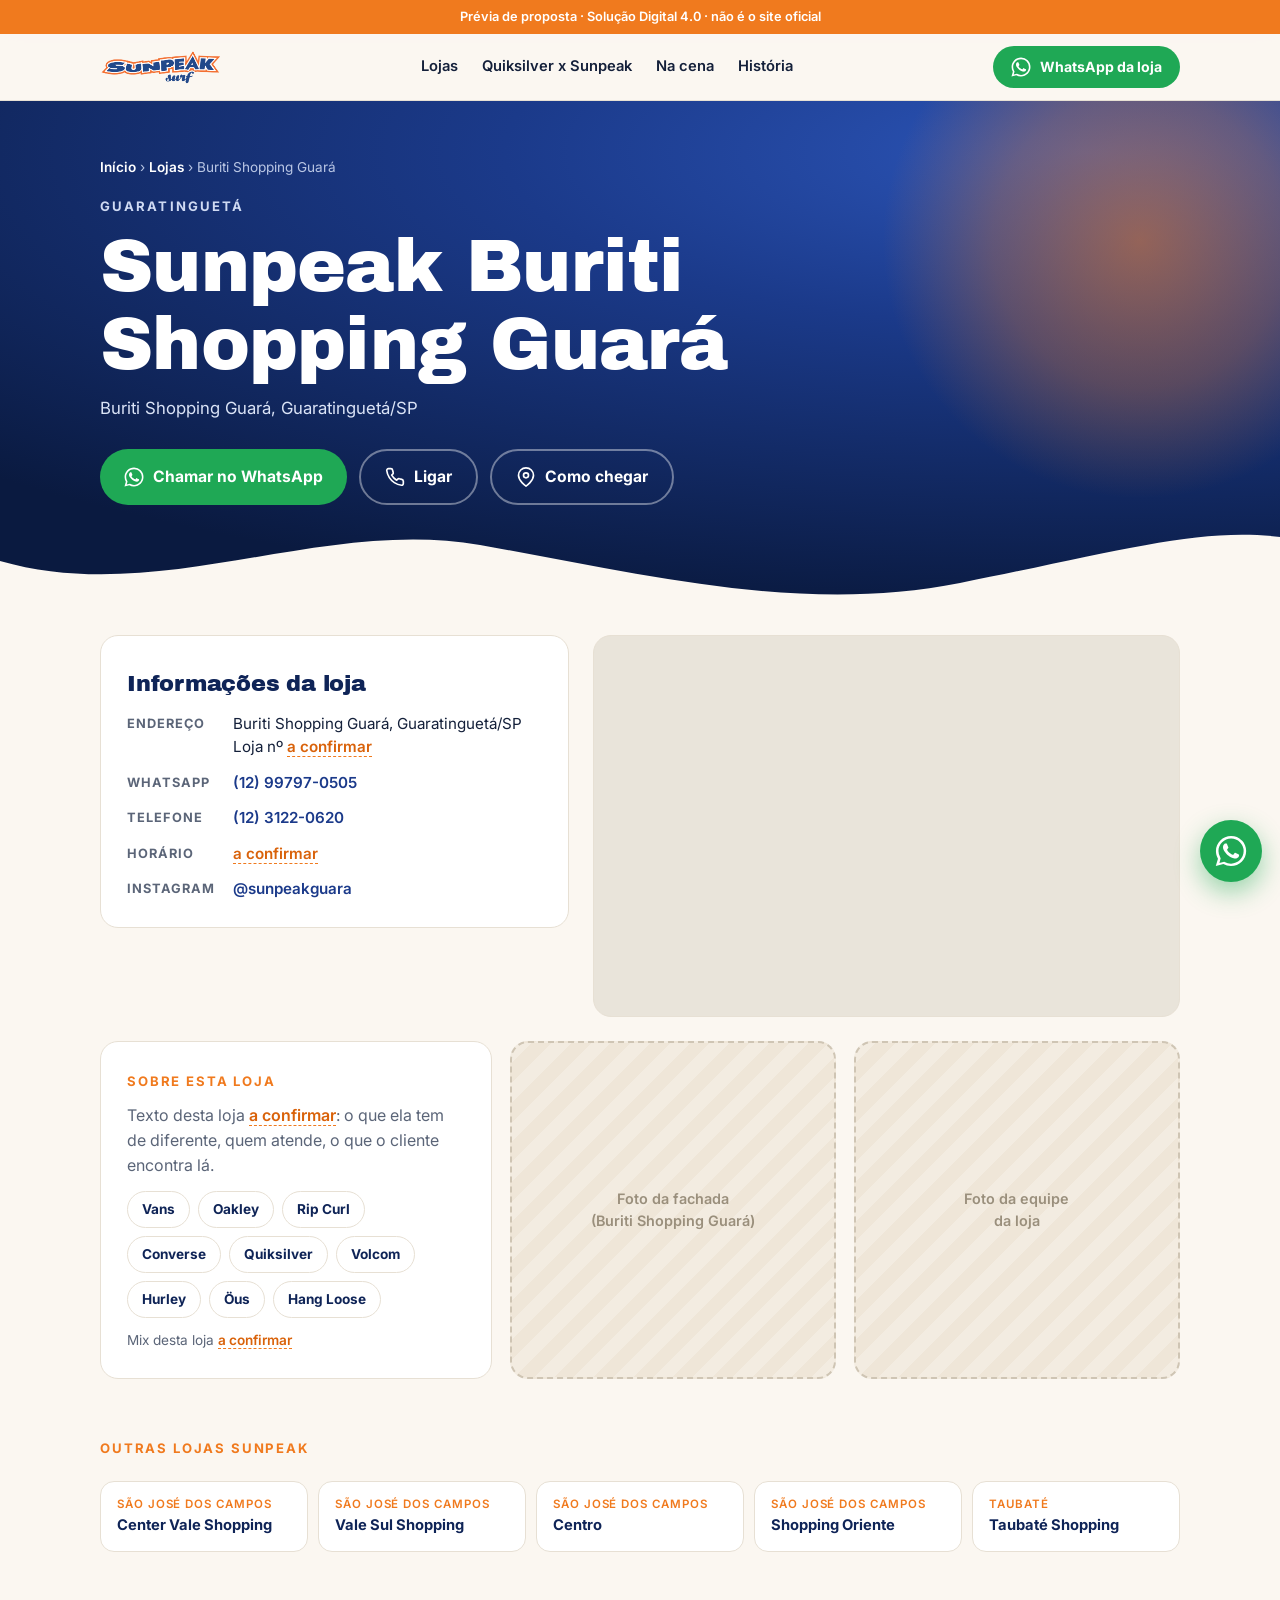
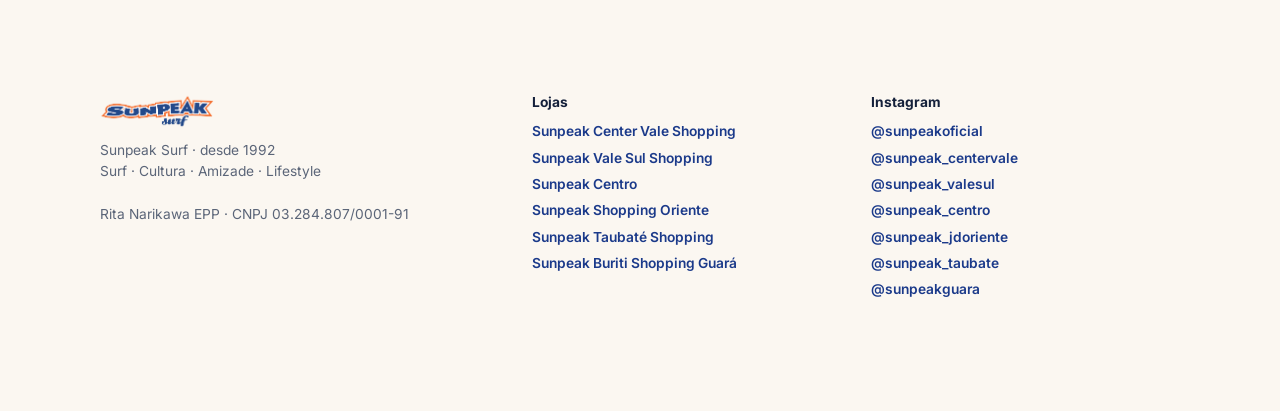
<file: lojas/guaratingueta.html>
<!doctype html>
<html lang="pt-BR">
<head>
<meta charset="utf-8">
<meta name="viewport" content="width=device-width, initial-scale=1">
<meta name="robots" content="noindex, nofollow">
<title>Sunpeak Buriti Shopping Guará | Surf shop em Guaratinguetá</title>
<meta name="description" content="Sunpeak Buriti Shopping Guará: surf shop em Guaratinguetá. WhatsApp (12) 99797-0505. Vans, Oakley, Rip Curl, Converse e mais. Sunpeak desde 1992.">
<link rel="canonical" href="https://sunpeak.com.br/lojas/guaratingueta">
<link rel="preconnect" href="https://fonts.googleapis.com"><link rel="preconnect" href="https://fonts.gstatic.com" crossorigin><link href="https://fonts.googleapis.com/css2?family=Archivo+Black&family=Inter:wght@400;500;600;700&display=swap" rel="stylesheet">
<link rel="stylesheet" href="../assets/site.css">
</head>
<body>
<div class="preview">Prévia de proposta · Solução Digital 4.0 · não é o site oficial</div>
<header>
  <div class="wrap nav">
    <a href="../index.html"><img src="../img/logo.png" alt="Sunpeak Surf" width="121" height="40"></a>
    <ul>
      <li><a href="../index.html#lojas">Lojas</a></li>
      <li><a href="../index.html#collab">Quiksilver x Sunpeak</a></li>
      <li><a href="../index.html#cena">Na cena</a></li>
      <li><a href="../index.html#historia">História</a></li>
    </ul>
    <a class="btn btn-wa" href="https://wa.me/5512997970505?text=Oi%21%20Vim%20pelo%20site%20da%20Sunpeak%20%28loja%20Buriti%20Shopping%20Guar%C3%A1%29.%20Queria%20saber%20se%20voc%C3%AAs%20t%C3%AAm..." target="_blank" rel="noopener"><svg viewBox="0 0 24 24" fill="currentColor"><use href="#i-wa"/></svg><span>WhatsApp da loja</span></a>
  </div>
</header>
<main>
  <section class="hero store-hero">
    <div class="sun"></div>
    <div class="wrap">
      <nav class="crumbs"><a href="../index.html">Início</a> › <a href="../index.html#lojas">Lojas</a> › Buriti Shopping Guará</nav>
      <div class="motto">Guaratinguetá</div>
      <h1>Sunpeak Buriti Shopping Guará</h1>
      <p class="addr">Buriti Shopping Guará, Guaratinguetá/SP</p>
      <div class="ctas" style="display:flex;flex-wrap:wrap;gap:12px;margin-top:28px">
        <a class="btn btn-wa" href="https://wa.me/5512997970505?text=Oi%21%20Vim%20pelo%20site%20da%20Sunpeak%20%28loja%20Buriti%20Shopping%20Guar%C3%A1%29.%20Queria%20saber%20se%20voc%C3%AAs%20t%C3%AAm..." target="_blank" rel="noopener"><svg viewBox="0 0 24 24" fill="currentColor"><use href="#i-wa"/></svg>Chamar no WhatsApp</a>
        <a class="btn btn-ghost" href="tel:+551231220620"><svg viewBox="0 0 24 24" fill="currentColor"><use href="#i-phone"/></svg>Ligar</a>
        <a class="btn btn-ghost" href="https://www.google.com/maps/search/?api=1&query=Sunpeak%20Surf%20Buriti%20Shopping%20Guar%C3%A1%20Guaratinguet%C3%A1" target="_blank" rel="noopener"><svg viewBox="0 0 24 24" fill="currentColor"><use href="#i-pin"/></svg>Como chegar</a>
      </div>
    </div>
    <svg class="waves" viewBox="0 0 1440 120" preserveAspectRatio="none"><path fill="#fbf7f1" d="M0,64 C180,110 360,20 540,48 C720,76 900,118 1080,86 C1260,54 1350,30 1440,40 L1440,120 L0,120 Z"/></svg>
  </section>

  <section class="block" style="padding-top:20px">
    <div class="wrap">
      <div class="store-main">
        <div class="panel">
          <h2>Informações da loja</h2>
          <dl>
            <dt>Endereço</dt><dd>Buriti Shopping Guará, Guaratinguetá/SP<br>Loja nº <span class="todo">a confirmar</span></dd>
            <dt>WhatsApp</dt><dd><a href="https://wa.me/5512997970505?text=Oi%21%20Vim%20pelo%20site%20da%20Sunpeak%20%28loja%20Buriti%20Shopping%20Guar%C3%A1%29.%20Queria%20saber%20se%20voc%C3%AAs%20t%C3%AAm..." target="_blank" rel="noopener">(12) 99797-0505</a></dd>
            <dt>Telefone</dt><dd><a href="tel:+551231220620">(12) 3122-0620</a></dd>
            <dt>Horário</dt><dd><span class="todo">a confirmar</span></dd>
            <dt>Instagram</dt><dd><a href="https://instagram.com/sunpeakguara" target="_blank" rel="noopener">@sunpeakguara</a></dd>
          </dl>
        </div>
        <div class="map"><iframe src="https://www.google.com/maps?output=embed&q=Sunpeak%20Surf%20Buriti%20Shopping%20Guar%C3%A1%20Guaratinguet%C3%A1" loading="lazy" referrerpolicy="no-referrer-when-downgrade" title="Mapa da Sunpeak Buriti Shopping Guará"></iframe></div>
      </div>

      <div class="about">
        <div class="panel">
          <span class="kicker">Sobre esta loja</span>
          <p>Texto desta loja <span class="todo">a confirmar</span>: o que ela tem de diferente, quem atende, o que o cliente encontra lá.</p>
          <div class="chips"><span>Vans</span><span>Oakley</span><span>Rip Curl</span><span>Converse</span><span>Quiksilver</span><span>Volcom</span><span>Hurley</span><span>Öus</span><span>Hang Loose</span></div>
          <p style="margin-top:12px;font-size:.85rem;color:var(--muted)">Mix desta loja <span class="todo">a confirmar</span></p>
        </div>
        <div class="photo-slot">Foto da fachada<br>(Buriti Shopping Guará)</div>
        <div class="photo-slot">Foto da equipe<br>da loja</div>
      </div>

      <div style="margin-top:56px">
        <span class="kicker">Outras lojas Sunpeak</span>
        <div class="others"><a href="center-vale.html"><small>São José dos Campos</small>Center Vale Shopping</a><a href="vale-sul.html"><small>São José dos Campos</small>Vale Sul Shopping</a><a href="centro.html"><small>São José dos Campos</small>Centro</a><a href="oriente.html"><small>São José dos Campos</small>Shopping Oriente</a><a href="taubate.html"><small>Taubaté</small>Taubaté Shopping</a></div>
      </div>
    </div>
  </section>
</main>
<footer>
  <div class="wrap foot">
    <div>
      <img src="../img/logo.png" alt="Sunpeak Surf" width="115" height="38">
      <div>Sunpeak Surf · desde 1992<br>Surf · Cultura · Amizade · Lifestyle<br><br>Rita Narikawa EPP · CNPJ 03.284.807/0001-91</div>
    </div>
    <div><strong>Lojas</strong><ul><li><a href="../lojas/center-vale.html">Sunpeak Center Vale Shopping</a></li><li><a href="../lojas/vale-sul.html">Sunpeak Vale Sul Shopping</a></li><li><a href="../lojas/centro.html">Sunpeak Centro</a></li><li><a href="../lojas/oriente.html">Sunpeak Shopping Oriente</a></li><li><a href="../lojas/taubate.html">Sunpeak Taubaté Shopping</a></li><li><a href="../lojas/guaratingueta.html">Sunpeak Buriti Shopping Guará</a></li></ul></div>
    <div><strong>Instagram</strong><ul><li><a href="https://instagram.com/sunpeakoficial" target="_blank" rel="noopener">@sunpeakoficial</a></li><li><a href="https://instagram.com/sunpeak_centervale" target="_blank" rel="noopener">@sunpeak_centervale</a></li><li><a href="https://instagram.com/sunpeak_valesul" target="_blank" rel="noopener">@sunpeak_valesul</a></li><li><a href="https://instagram.com/sunpeak_centro" target="_blank" rel="noopener">@sunpeak_centro</a></li><li><a href="https://instagram.com/sunpeak_jdoriente" target="_blank" rel="noopener">@sunpeak_jdoriente</a></li><li><a href="https://instagram.com/sunpeak_taubate" target="_blank" rel="noopener">@sunpeak_taubate</a></li><li><a href="https://instagram.com/sunpeakguara" target="_blank" rel="noopener">@sunpeakguara</a></li></ul></div>
  </div>
</footer>
<a class="fab" href="https://wa.me/5512997970505?text=Oi%21%20Vim%20pelo%20site%20da%20Sunpeak%20%28loja%20Buriti%20Shopping%20Guar%C3%A1%29.%20Queria%20saber%20se%20voc%C3%AAs%20t%C3%AAm..." target="_blank" rel="noopener" aria-label="WhatsApp da Sunpeak Buriti Shopping Guará"><svg viewBox="0 0 24 24" fill="currentColor"><use href="#i-wa"/></svg></a>
<svg width="0" height="0" style="position:absolute" aria-hidden="true">
<symbol id="i-wa" viewBox="0 0 24 24"><path d="M17.47 14.38c-.3-.15-1.76-.87-2.03-.97-.27-.1-.47-.15-.67.15-.2.3-.77.97-.94 1.17-.17.2-.35.22-.64.07-.3-.15-1.26-.46-2.4-1.48-.89-.79-1.49-1.77-1.66-2.07-.17-.3-.02-.46.13-.6.13-.13.3-.35.45-.52.15-.17.2-.3.3-.5.1-.2.05-.37-.03-.52-.07-.15-.67-1.62-.92-2.22-.24-.58-.49-.5-.67-.51h-.57c-.2 0-.52.07-.79.37-.27.3-1.04 1.02-1.04 2.48 0 1.46 1.07 2.88 1.21 3.08.15.2 2.1 3.2 5.08 4.49.71.31 1.26.49 1.69.63.71.22 1.36.19 1.87.12.57-.09 1.76-.72 2.01-1.41.25-.7.25-1.29.17-1.41-.07-.13-.27-.2-.57-.35zM12.04 21.5h-.01a9.4 9.4 0 0 1-4.8-1.31l-.34-.2-3.57.94.95-3.48-.22-.36a9.38 9.38 0 0 1-1.44-5.01c0-5.2 4.23-9.43 9.44-9.43 2.52 0 4.89.98 6.67 2.77a9.37 9.37 0 0 1 2.76 6.67c0 5.2-4.24 9.43-9.44 9.43zm8.03-17.46A11.27 11.27 0 0 0 12.04.72C5.79.72.7 5.8.7 12.06c0 2 .52 3.95 1.52 5.67L.6 23.28l5.68-1.49a11.3 11.3 0 0 0 5.75 1.47h.01c6.25 0 11.34-5.09 11.34-11.34 0-3.03-1.18-5.88-3.32-8.02z"/></symbol>
<symbol id="i-phone" viewBox="0 0 24 24"><path fill="none" stroke="currentColor" stroke-width="2" stroke-linecap="round" stroke-linejoin="round" d="M22 16.9v3a2 2 0 0 1-2.2 2 19.8 19.8 0 0 1-8.6-3.1 19.5 19.5 0 0 1-6-6A19.8 19.8 0 0 1 2.1 4.2 2 2 0 0 1 4.1 2h3a2 2 0 0 1 2 1.7c.1.9.4 1.8.7 2.7a2 2 0 0 1-.5 2.1L8 9.8a16 16 0 0 0 6 6l1.3-1.3a2 2 0 0 1 2.1-.4c.9.3 1.8.6 2.7.7a2 2 0 0 1 1.7 2z"/></symbol>
<symbol id="i-pin" viewBox="0 0 24 24"><g fill="none" stroke="currentColor" stroke-width="2" stroke-linecap="round" stroke-linejoin="round"><path d="M21 10c0 7-9 13-9 13S3 17 3 10a9 9 0 0 1 18 0z"/><circle cx="12" cy="10" r="3"/></g></symbol>
</svg>
<script type="application/ld+json">{"@context": "https://schema.org", "@type": "ClothingStore", "name": "Sunpeak Buriti Shopping Guará", "url": "https://sunpeak.com.br/lojas/guaratingueta", "image": "https://sunpeak.com.br/img/logo.png", "telephone": "+55 (12) 3122-0620", "address": {"@type": "PostalAddress", "addressLocality": "Guaratinguetá", "addressRegion": "SP", "addressCountry": "BR"}, "parentOrganization": {"@type": "Organization", "name": "Sunpeak Surf", "url": "https://sunpeak.com.br"}, "sameAs": ["https://instagram.com/sunpeakguara"], "brand": [{"@type": "Brand", "name": "Vans"}, {"@type": "Brand", "name": "Oakley"}, {"@type": "Brand", "name": "Rip Curl"}, {"@type": "Brand", "name": "Converse"}, {"@type": "Brand", "name": "Quiksilver"}, {"@type": "Brand", "name": "Volcom"}, {"@type": "Brand", "name": "Hurley"}, {"@type": "Brand", "name": "Öus"}, {"@type": "Brand", "name": "Hang Loose"}]}</script>
</body>
</html>
</file>
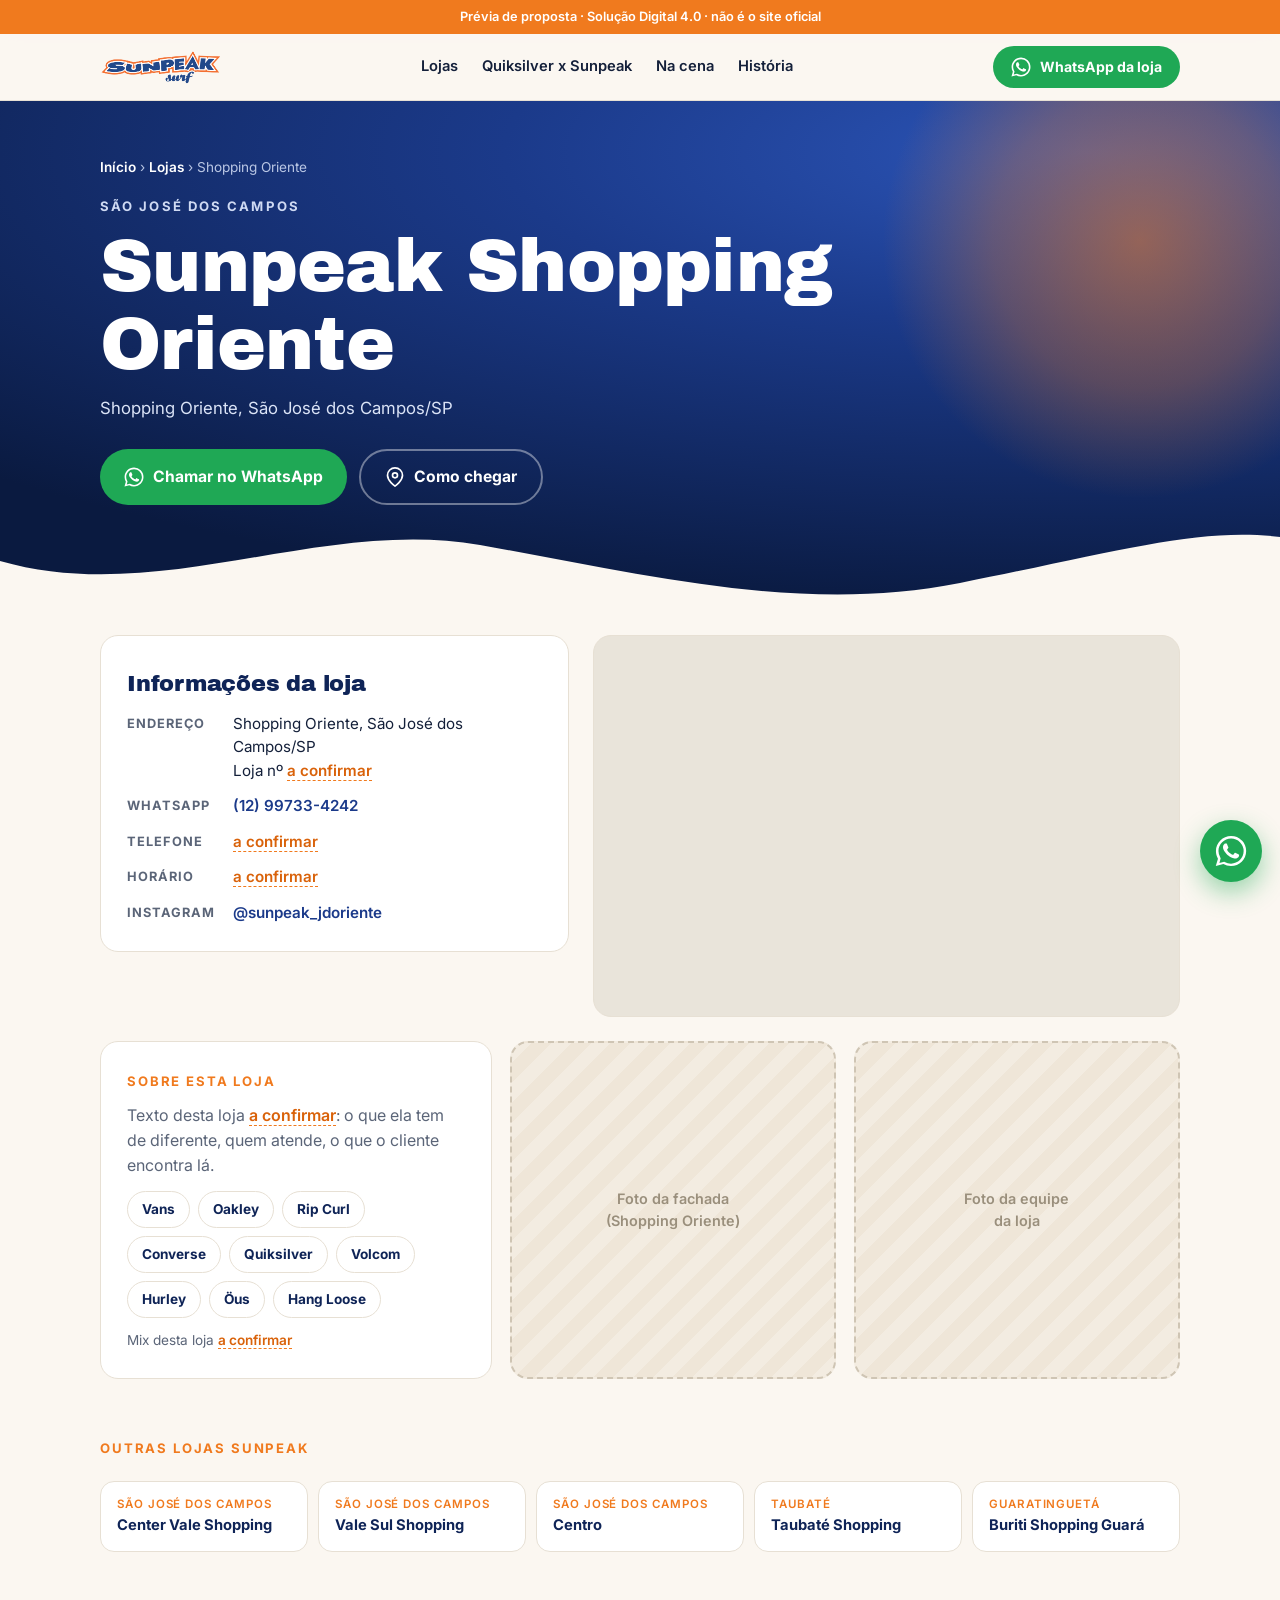
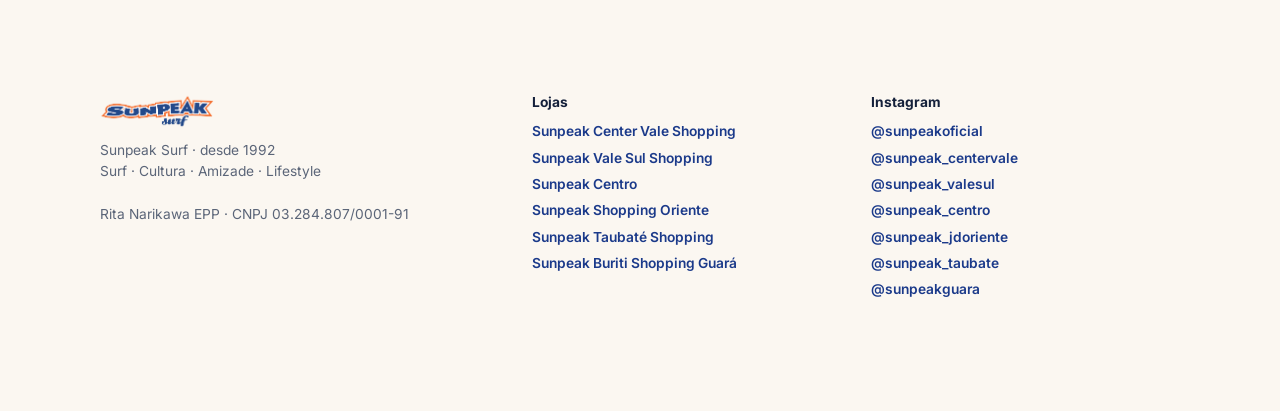
<file: lojas/oriente.html>
<!doctype html>
<html lang="pt-BR">
<head>
<meta charset="utf-8">
<meta name="viewport" content="width=device-width, initial-scale=1">
<meta name="robots" content="noindex, nofollow">
<title>Sunpeak Shopping Oriente | Surf shop em São José dos Campos</title>
<meta name="description" content="Sunpeak Shopping Oriente: surf shop em São José dos Campos. WhatsApp (12) 99733-4242. Vans, Oakley, Rip Curl, Converse e mais. Sunpeak desde 1992.">
<link rel="canonical" href="https://sunpeak.com.br/lojas/oriente">
<link rel="preconnect" href="https://fonts.googleapis.com"><link rel="preconnect" href="https://fonts.gstatic.com" crossorigin><link href="https://fonts.googleapis.com/css2?family=Archivo+Black&family=Inter:wght@400;500;600;700&display=swap" rel="stylesheet">
<link rel="stylesheet" href="../assets/site.css">
</head>
<body>
<div class="preview">Prévia de proposta · Solução Digital 4.0 · não é o site oficial</div>
<header>
  <div class="wrap nav">
    <a href="../index.html"><img src="../img/logo.png" alt="Sunpeak Surf" width="121" height="40"></a>
    <ul>
      <li><a href="../index.html#lojas">Lojas</a></li>
      <li><a href="../index.html#collab">Quiksilver x Sunpeak</a></li>
      <li><a href="../index.html#cena">Na cena</a></li>
      <li><a href="../index.html#historia">História</a></li>
    </ul>
    <a class="btn btn-wa" href="https://wa.me/5512997334242?text=Oi%21%20Vim%20pelo%20site%20da%20Sunpeak%20%28loja%20Shopping%20Oriente%29.%20Queria%20saber%20se%20voc%C3%AAs%20t%C3%AAm..." target="_blank" rel="noopener"><svg viewBox="0 0 24 24" fill="currentColor"><use href="#i-wa"/></svg><span>WhatsApp da loja</span></a>
  </div>
</header>
<main>
  <section class="hero store-hero">
    <div class="sun"></div>
    <div class="wrap">
      <nav class="crumbs"><a href="../index.html">Início</a> › <a href="../index.html#lojas">Lojas</a> › Shopping Oriente</nav>
      <div class="motto">São José dos Campos</div>
      <h1>Sunpeak Shopping Oriente</h1>
      <p class="addr">Shopping Oriente, São José dos Campos/SP</p>
      <div class="ctas" style="display:flex;flex-wrap:wrap;gap:12px;margin-top:28px">
        <a class="btn btn-wa" href="https://wa.me/5512997334242?text=Oi%21%20Vim%20pelo%20site%20da%20Sunpeak%20%28loja%20Shopping%20Oriente%29.%20Queria%20saber%20se%20voc%C3%AAs%20t%C3%AAm..." target="_blank" rel="noopener"><svg viewBox="0 0 24 24" fill="currentColor"><use href="#i-wa"/></svg>Chamar no WhatsApp</a>
        
        <a class="btn btn-ghost" href="https://www.google.com/maps/search/?api=1&query=Sunpeak%20Surf%20Shopping%20Oriente%20S%C3%A3o%20Jos%C3%A9%20dos%20Campos" target="_blank" rel="noopener"><svg viewBox="0 0 24 24" fill="currentColor"><use href="#i-pin"/></svg>Como chegar</a>
      </div>
    </div>
    <svg class="waves" viewBox="0 0 1440 120" preserveAspectRatio="none"><path fill="#fbf7f1" d="M0,64 C180,110 360,20 540,48 C720,76 900,118 1080,86 C1260,54 1350,30 1440,40 L1440,120 L0,120 Z"/></svg>
  </section>

  <section class="block" style="padding-top:20px">
    <div class="wrap">
      <div class="store-main">
        <div class="panel">
          <h2>Informações da loja</h2>
          <dl>
            <dt>Endereço</dt><dd>Shopping Oriente, São José dos Campos/SP<br>Loja nº <span class="todo">a confirmar</span></dd>
            <dt>WhatsApp</dt><dd><a href="https://wa.me/5512997334242?text=Oi%21%20Vim%20pelo%20site%20da%20Sunpeak%20%28loja%20Shopping%20Oriente%29.%20Queria%20saber%20se%20voc%C3%AAs%20t%C3%AAm..." target="_blank" rel="noopener">(12) 99733-4242</a></dd>
            <dt>Telefone</dt><dd><span class="todo">a confirmar</span></dd>
            <dt>Horário</dt><dd><span class="todo">a confirmar</span></dd>
            <dt>Instagram</dt><dd><a href="https://instagram.com/sunpeak_jdoriente" target="_blank" rel="noopener">@sunpeak_jdoriente</a></dd>
          </dl>
        </div>
        <div class="map"><iframe src="https://www.google.com/maps?output=embed&q=Sunpeak%20Surf%20Shopping%20Oriente%20S%C3%A3o%20Jos%C3%A9%20dos%20Campos" loading="lazy" referrerpolicy="no-referrer-when-downgrade" title="Mapa da Sunpeak Shopping Oriente"></iframe></div>
      </div>

      <div class="about">
        <div class="panel">
          <span class="kicker">Sobre esta loja</span>
          <p>Texto desta loja <span class="todo">a confirmar</span>: o que ela tem de diferente, quem atende, o que o cliente encontra lá.</p>
          <div class="chips"><span>Vans</span><span>Oakley</span><span>Rip Curl</span><span>Converse</span><span>Quiksilver</span><span>Volcom</span><span>Hurley</span><span>Öus</span><span>Hang Loose</span></div>
          <p style="margin-top:12px;font-size:.85rem;color:var(--muted)">Mix desta loja <span class="todo">a confirmar</span></p>
        </div>
        <div class="photo-slot">Foto da fachada<br>(Shopping Oriente)</div>
        <div class="photo-slot">Foto da equipe<br>da loja</div>
      </div>

      <div style="margin-top:56px">
        <span class="kicker">Outras lojas Sunpeak</span>
        <div class="others"><a href="center-vale.html"><small>São José dos Campos</small>Center Vale Shopping</a><a href="vale-sul.html"><small>São José dos Campos</small>Vale Sul Shopping</a><a href="centro.html"><small>São José dos Campos</small>Centro</a><a href="taubate.html"><small>Taubaté</small>Taubaté Shopping</a><a href="guaratingueta.html"><small>Guaratinguetá</small>Buriti Shopping Guará</a></div>
      </div>
    </div>
  </section>
</main>
<footer>
  <div class="wrap foot">
    <div>
      <img src="../img/logo.png" alt="Sunpeak Surf" width="115" height="38">
      <div>Sunpeak Surf · desde 1992<br>Surf · Cultura · Amizade · Lifestyle<br><br>Rita Narikawa EPP · CNPJ 03.284.807/0001-91</div>
    </div>
    <div><strong>Lojas</strong><ul><li><a href="../lojas/center-vale.html">Sunpeak Center Vale Shopping</a></li><li><a href="../lojas/vale-sul.html">Sunpeak Vale Sul Shopping</a></li><li><a href="../lojas/centro.html">Sunpeak Centro</a></li><li><a href="../lojas/oriente.html">Sunpeak Shopping Oriente</a></li><li><a href="../lojas/taubate.html">Sunpeak Taubaté Shopping</a></li><li><a href="../lojas/guaratingueta.html">Sunpeak Buriti Shopping Guará</a></li></ul></div>
    <div><strong>Instagram</strong><ul><li><a href="https://instagram.com/sunpeakoficial" target="_blank" rel="noopener">@sunpeakoficial</a></li><li><a href="https://instagram.com/sunpeak_centervale" target="_blank" rel="noopener">@sunpeak_centervale</a></li><li><a href="https://instagram.com/sunpeak_valesul" target="_blank" rel="noopener">@sunpeak_valesul</a></li><li><a href="https://instagram.com/sunpeak_centro" target="_blank" rel="noopener">@sunpeak_centro</a></li><li><a href="https://instagram.com/sunpeak_jdoriente" target="_blank" rel="noopener">@sunpeak_jdoriente</a></li><li><a href="https://instagram.com/sunpeak_taubate" target="_blank" rel="noopener">@sunpeak_taubate</a></li><li><a href="https://instagram.com/sunpeakguara" target="_blank" rel="noopener">@sunpeakguara</a></li></ul></div>
  </div>
</footer>
<a class="fab" href="https://wa.me/5512997334242?text=Oi%21%20Vim%20pelo%20site%20da%20Sunpeak%20%28loja%20Shopping%20Oriente%29.%20Queria%20saber%20se%20voc%C3%AAs%20t%C3%AAm..." target="_blank" rel="noopener" aria-label="WhatsApp da Sunpeak Shopping Oriente"><svg viewBox="0 0 24 24" fill="currentColor"><use href="#i-wa"/></svg></a>
<svg width="0" height="0" style="position:absolute" aria-hidden="true">
<symbol id="i-wa" viewBox="0 0 24 24"><path d="M17.47 14.38c-.3-.15-1.76-.87-2.03-.97-.27-.1-.47-.15-.67.15-.2.3-.77.97-.94 1.17-.17.2-.35.22-.64.07-.3-.15-1.26-.46-2.4-1.48-.89-.79-1.49-1.77-1.66-2.07-.17-.3-.02-.46.13-.6.13-.13.3-.35.45-.52.15-.17.2-.3.3-.5.1-.2.05-.37-.03-.52-.07-.15-.67-1.62-.92-2.22-.24-.58-.49-.5-.67-.51h-.57c-.2 0-.52.07-.79.37-.27.3-1.04 1.02-1.04 2.48 0 1.46 1.07 2.88 1.21 3.08.15.2 2.1 3.2 5.08 4.49.71.31 1.26.49 1.69.63.71.22 1.36.19 1.87.12.57-.09 1.76-.72 2.01-1.41.25-.7.25-1.29.17-1.41-.07-.13-.27-.2-.57-.35zM12.04 21.5h-.01a9.4 9.4 0 0 1-4.8-1.31l-.34-.2-3.57.94.95-3.48-.22-.36a9.38 9.38 0 0 1-1.44-5.01c0-5.2 4.23-9.43 9.44-9.43 2.52 0 4.89.98 6.67 2.77a9.37 9.37 0 0 1 2.76 6.67c0 5.2-4.24 9.43-9.44 9.43zm8.03-17.46A11.27 11.27 0 0 0 12.04.72C5.79.72.7 5.8.7 12.06c0 2 .52 3.95 1.52 5.67L.6 23.28l5.68-1.49a11.3 11.3 0 0 0 5.75 1.47h.01c6.25 0 11.34-5.09 11.34-11.34 0-3.03-1.18-5.88-3.32-8.02z"/></symbol>
<symbol id="i-phone" viewBox="0 0 24 24"><path fill="none" stroke="currentColor" stroke-width="2" stroke-linecap="round" stroke-linejoin="round" d="M22 16.9v3a2 2 0 0 1-2.2 2 19.8 19.8 0 0 1-8.6-3.1 19.5 19.5 0 0 1-6-6A19.8 19.8 0 0 1 2.1 4.2 2 2 0 0 1 4.1 2h3a2 2 0 0 1 2 1.7c.1.9.4 1.8.7 2.7a2 2 0 0 1-.5 2.1L8 9.8a16 16 0 0 0 6 6l1.3-1.3a2 2 0 0 1 2.1-.4c.9.3 1.8.6 2.7.7a2 2 0 0 1 1.7 2z"/></symbol>
<symbol id="i-pin" viewBox="0 0 24 24"><g fill="none" stroke="currentColor" stroke-width="2" stroke-linecap="round" stroke-linejoin="round"><path d="M21 10c0 7-9 13-9 13S3 17 3 10a9 9 0 0 1 18 0z"/><circle cx="12" cy="10" r="3"/></g></symbol>
</svg>
<script type="application/ld+json">{"@context": "https://schema.org", "@type": "ClothingStore", "name": "Sunpeak Shopping Oriente", "url": "https://sunpeak.com.br/lojas/oriente", "image": "https://sunpeak.com.br/img/logo.png", "telephone": "+55 (12) 99733-4242", "address": {"@type": "PostalAddress", "addressLocality": "São José dos Campos", "addressRegion": "SP", "addressCountry": "BR"}, "parentOrganization": {"@type": "Organization", "name": "Sunpeak Surf", "url": "https://sunpeak.com.br"}, "sameAs": ["https://instagram.com/sunpeak_jdoriente"], "brand": [{"@type": "Brand", "name": "Vans"}, {"@type": "Brand", "name": "Oakley"}, {"@type": "Brand", "name": "Rip Curl"}, {"@type": "Brand", "name": "Converse"}, {"@type": "Brand", "name": "Quiksilver"}, {"@type": "Brand", "name": "Volcom"}, {"@type": "Brand", "name": "Hurley"}, {"@type": "Brand", "name": "Öus"}, {"@type": "Brand", "name": "Hang Loose"}]}</script>
</body>
</html>
</file>
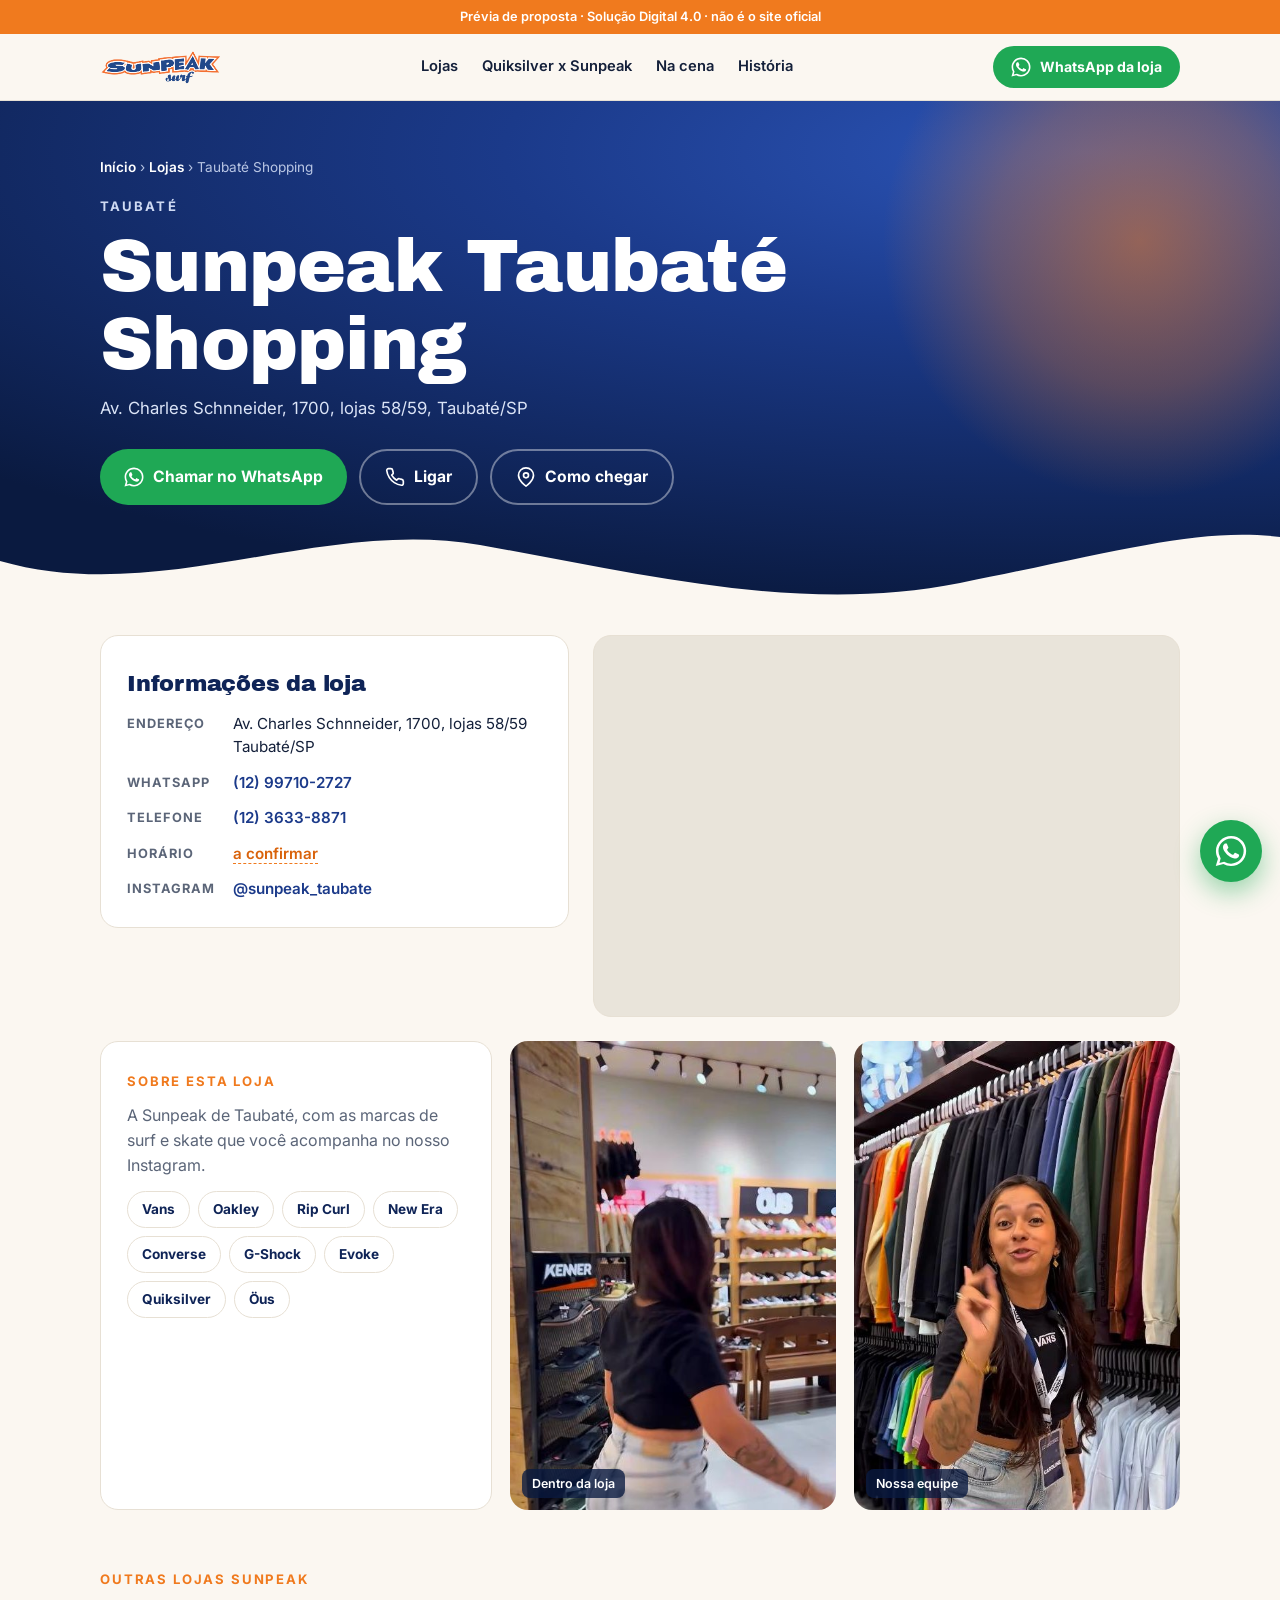
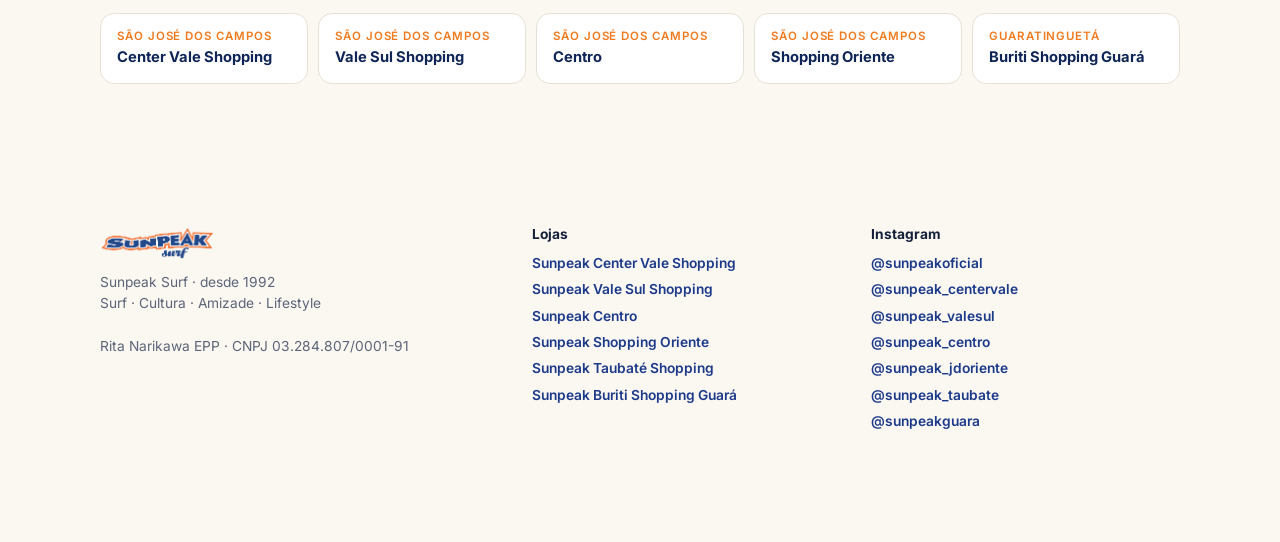
<file: lojas/taubate.html>
<!doctype html>
<html lang="pt-BR">
<head>
<meta charset="utf-8">
<meta name="viewport" content="width=device-width, initial-scale=1">
<meta name="robots" content="noindex, nofollow">
<title>Sunpeak Taubaté Shopping | Surf shop em Taubaté</title>
<meta name="description" content="Sunpeak Taubaté Shopping: surf shop em Taubaté. WhatsApp (12) 99710-2727. Vans, Oakley, Rip Curl, Converse e mais. Sunpeak desde 1992.">
<link rel="canonical" href="https://sunpeak.com.br/lojas/taubate">
<link rel="preconnect" href="https://fonts.googleapis.com"><link rel="preconnect" href="https://fonts.gstatic.com" crossorigin><link href="https://fonts.googleapis.com/css2?family=Archivo+Black&family=Inter:wght@400;500;600;700&display=swap" rel="stylesheet">
<link rel="stylesheet" href="../assets/site.css">
</head>
<body>
<div class="preview">Prévia de proposta · Solução Digital 4.0 · não é o site oficial</div>
<header>
  <div class="wrap nav">
    <a href="../index.html"><img src="../img/logo.png" alt="Sunpeak Surf" width="121" height="40"></a>
    <ul>
      <li><a href="../index.html#lojas">Lojas</a></li>
      <li><a href="../index.html#collab">Quiksilver x Sunpeak</a></li>
      <li><a href="../index.html#cena">Na cena</a></li>
      <li><a href="../index.html#historia">História</a></li>
    </ul>
    <a class="btn btn-wa" href="https://wa.me/5512997102727?text=Oi%21%20Vim%20pelo%20site%20da%20Sunpeak%20%28loja%20Taubat%C3%A9%20Shopping%29.%20Queria%20saber%20se%20voc%C3%AAs%20t%C3%AAm..." target="_blank" rel="noopener"><svg viewBox="0 0 24 24" fill="currentColor"><use href="#i-wa"/></svg><span>WhatsApp da loja</span></a>
  </div>
</header>
<main>
  <section class="hero store-hero">
    <div class="sun"></div>
    <div class="wrap">
      <nav class="crumbs"><a href="../index.html">Início</a> › <a href="../index.html#lojas">Lojas</a> › Taubaté Shopping</nav>
      <div class="motto">Taubaté</div>
      <h1>Sunpeak Taubaté Shopping</h1>
      <p class="addr">Av. Charles Schnneider, 1700, lojas 58/59, Taubaté/SP</p>
      <div class="ctas" style="display:flex;flex-wrap:wrap;gap:12px;margin-top:28px">
        <a class="btn btn-wa" href="https://wa.me/5512997102727?text=Oi%21%20Vim%20pelo%20site%20da%20Sunpeak%20%28loja%20Taubat%C3%A9%20Shopping%29.%20Queria%20saber%20se%20voc%C3%AAs%20t%C3%AAm..." target="_blank" rel="noopener"><svg viewBox="0 0 24 24" fill="currentColor"><use href="#i-wa"/></svg>Chamar no WhatsApp</a>
        <a class="btn btn-ghost" href="tel:+551236338871"><svg viewBox="0 0 24 24" fill="currentColor"><use href="#i-phone"/></svg>Ligar</a>
        <a class="btn btn-ghost" href="https://www.google.com/maps/search/?api=1&query=Sunpeak%20Surf%20Av.%20Charles%20Schnneider%2C%201700%2C%20lojas%2058/59%20Taubat%C3%A9" target="_blank" rel="noopener"><svg viewBox="0 0 24 24" fill="currentColor"><use href="#i-pin"/></svg>Como chegar</a>
      </div>
    </div>
    <svg class="waves" viewBox="0 0 1440 120" preserveAspectRatio="none"><path fill="#fbf7f1" d="M0,64 C180,110 360,20 540,48 C720,76 900,118 1080,86 C1260,54 1350,30 1440,40 L1440,120 L0,120 Z"/></svg>
  </section>

  <section class="block" style="padding-top:20px">
    <div class="wrap">
      <div class="store-main">
        <div class="panel">
          <h2>Informações da loja</h2>
          <dl>
            <dt>Endereço</dt><dd>Av. Charles Schnneider, 1700, lojas 58/59<br>Taubaté/SP</dd>
            <dt>WhatsApp</dt><dd><a href="https://wa.me/5512997102727?text=Oi%21%20Vim%20pelo%20site%20da%20Sunpeak%20%28loja%20Taubat%C3%A9%20Shopping%29.%20Queria%20saber%20se%20voc%C3%AAs%20t%C3%AAm..." target="_blank" rel="noopener">(12) 99710-2727</a></dd>
            <dt>Telefone</dt><dd><a href="tel:+551236338871">(12) 3633-8871</a></dd>
            <dt>Horário</dt><dd><span class="todo">a confirmar</span></dd>
            <dt>Instagram</dt><dd><a href="https://instagram.com/sunpeak_taubate" target="_blank" rel="noopener">@sunpeak_taubate</a></dd>
          </dl>
        </div>
        <div class="map"><iframe src="https://www.google.com/maps?output=embed&q=Sunpeak%20Surf%20Av.%20Charles%20Schnneider%2C%201700%2C%20lojas%2058/59%20Taubat%C3%A9" loading="lazy" referrerpolicy="no-referrer-when-downgrade" title="Mapa da Sunpeak Taubaté Shopping"></iframe></div>
      </div>

      <div class="about">
        <div class="panel">
          <span class="kicker">Sobre esta loja</span>
          <p>A Sunpeak de Taubaté, com as marcas de surf e skate que você acompanha no nosso Instagram.</p>
          <div class="chips"><span>Vans</span><span>Oakley</span><span>Rip Curl</span><span>New Era</span><span>Converse</span><span>G-Shock</span><span>Evoke</span><span>Quiksilver</span><span>Öus</span></div>
          
        </div>
        <figure class="shot"><img src="../img/fotos/taubate-loja.jpg" alt="Interior da Sunpeak Taubaté Shopping com a parede de tênis" loading="lazy"><figcaption>Dentro da loja</figcaption></figure>
        <figure class="shot"><img src="../img/fotos/taubate-equipe.jpg" alt="Vendedora da Sunpeak Taubaté entre as araras de moletom" loading="lazy"><figcaption>Nossa equipe</figcaption></figure>
      </div>

      <div style="margin-top:56px">
        <span class="kicker">Outras lojas Sunpeak</span>
        <div class="others"><a href="center-vale.html"><small>São José dos Campos</small>Center Vale Shopping</a><a href="vale-sul.html"><small>São José dos Campos</small>Vale Sul Shopping</a><a href="centro.html"><small>São José dos Campos</small>Centro</a><a href="oriente.html"><small>São José dos Campos</small>Shopping Oriente</a><a href="guaratingueta.html"><small>Guaratinguetá</small>Buriti Shopping Guará</a></div>
      </div>
    </div>
  </section>
</main>
<footer>
  <div class="wrap foot">
    <div>
      <img src="../img/logo.png" alt="Sunpeak Surf" width="115" height="38">
      <div>Sunpeak Surf · desde 1992<br>Surf · Cultura · Amizade · Lifestyle<br><br>Rita Narikawa EPP · CNPJ 03.284.807/0001-91</div>
    </div>
    <div><strong>Lojas</strong><ul><li><a href="../lojas/center-vale.html">Sunpeak Center Vale Shopping</a></li><li><a href="../lojas/vale-sul.html">Sunpeak Vale Sul Shopping</a></li><li><a href="../lojas/centro.html">Sunpeak Centro</a></li><li><a href="../lojas/oriente.html">Sunpeak Shopping Oriente</a></li><li><a href="../lojas/taubate.html">Sunpeak Taubaté Shopping</a></li><li><a href="../lojas/guaratingueta.html">Sunpeak Buriti Shopping Guará</a></li></ul></div>
    <div><strong>Instagram</strong><ul><li><a href="https://instagram.com/sunpeakoficial" target="_blank" rel="noopener">@sunpeakoficial</a></li><li><a href="https://instagram.com/sunpeak_centervale" target="_blank" rel="noopener">@sunpeak_centervale</a></li><li><a href="https://instagram.com/sunpeak_valesul" target="_blank" rel="noopener">@sunpeak_valesul</a></li><li><a href="https://instagram.com/sunpeak_centro" target="_blank" rel="noopener">@sunpeak_centro</a></li><li><a href="https://instagram.com/sunpeak_jdoriente" target="_blank" rel="noopener">@sunpeak_jdoriente</a></li><li><a href="https://instagram.com/sunpeak_taubate" target="_blank" rel="noopener">@sunpeak_taubate</a></li><li><a href="https://instagram.com/sunpeakguara" target="_blank" rel="noopener">@sunpeakguara</a></li></ul></div>
  </div>
</footer>
<a class="fab" href="https://wa.me/5512997102727?text=Oi%21%20Vim%20pelo%20site%20da%20Sunpeak%20%28loja%20Taubat%C3%A9%20Shopping%29.%20Queria%20saber%20se%20voc%C3%AAs%20t%C3%AAm..." target="_blank" rel="noopener" aria-label="WhatsApp da Sunpeak Taubaté Shopping"><svg viewBox="0 0 24 24" fill="currentColor"><use href="#i-wa"/></svg></a>
<svg width="0" height="0" style="position:absolute" aria-hidden="true">
<symbol id="i-wa" viewBox="0 0 24 24"><path d="M17.47 14.38c-.3-.15-1.76-.87-2.03-.97-.27-.1-.47-.15-.67.15-.2.3-.77.97-.94 1.17-.17.2-.35.22-.64.07-.3-.15-1.26-.46-2.4-1.48-.89-.79-1.49-1.77-1.66-2.07-.17-.3-.02-.46.13-.6.13-.13.3-.35.45-.52.15-.17.2-.3.3-.5.1-.2.05-.37-.03-.52-.07-.15-.67-1.62-.92-2.22-.24-.58-.49-.5-.67-.51h-.57c-.2 0-.52.07-.79.37-.27.3-1.04 1.02-1.04 2.48 0 1.46 1.07 2.88 1.21 3.08.15.2 2.1 3.2 5.08 4.49.71.31 1.26.49 1.69.63.71.22 1.36.19 1.87.12.57-.09 1.76-.72 2.01-1.41.25-.7.25-1.29.17-1.41-.07-.13-.27-.2-.57-.35zM12.04 21.5h-.01a9.4 9.4 0 0 1-4.8-1.31l-.34-.2-3.57.94.95-3.48-.22-.36a9.38 9.38 0 0 1-1.44-5.01c0-5.2 4.23-9.43 9.44-9.43 2.52 0 4.89.98 6.67 2.77a9.37 9.37 0 0 1 2.76 6.67c0 5.2-4.24 9.43-9.44 9.43zm8.03-17.46A11.27 11.27 0 0 0 12.04.72C5.79.72.7 5.8.7 12.06c0 2 .52 3.95 1.52 5.67L.6 23.28l5.68-1.49a11.3 11.3 0 0 0 5.75 1.47h.01c6.25 0 11.34-5.09 11.34-11.34 0-3.03-1.18-5.88-3.32-8.02z"/></symbol>
<symbol id="i-phone" viewBox="0 0 24 24"><path fill="none" stroke="currentColor" stroke-width="2" stroke-linecap="round" stroke-linejoin="round" d="M22 16.9v3a2 2 0 0 1-2.2 2 19.8 19.8 0 0 1-8.6-3.1 19.5 19.5 0 0 1-6-6A19.8 19.8 0 0 1 2.1 4.2 2 2 0 0 1 4.1 2h3a2 2 0 0 1 2 1.7c.1.9.4 1.8.7 2.7a2 2 0 0 1-.5 2.1L8 9.8a16 16 0 0 0 6 6l1.3-1.3a2 2 0 0 1 2.1-.4c.9.3 1.8.6 2.7.7a2 2 0 0 1 1.7 2z"/></symbol>
<symbol id="i-pin" viewBox="0 0 24 24"><g fill="none" stroke="currentColor" stroke-width="2" stroke-linecap="round" stroke-linejoin="round"><path d="M21 10c0 7-9 13-9 13S3 17 3 10a9 9 0 0 1 18 0z"/><circle cx="12" cy="10" r="3"/></g></symbol>
</svg>
<script type="application/ld+json">{"@context": "https://schema.org", "@type": "ClothingStore", "name": "Sunpeak Taubaté Shopping", "url": "https://sunpeak.com.br/lojas/taubate", "image": "https://sunpeak.com.br/img/logo.png", "telephone": "+55 (12) 3633-8871", "address": {"@type": "PostalAddress", "addressLocality": "Taubaté", "addressRegion": "SP", "addressCountry": "BR", "streetAddress": "Av. Charles Schnneider, 1700, lojas 58/59"}, "parentOrganization": {"@type": "Organization", "name": "Sunpeak Surf", "url": "https://sunpeak.com.br"}, "sameAs": ["https://instagram.com/sunpeak_taubate"], "brand": [{"@type": "Brand", "name": "Vans"}, {"@type": "Brand", "name": "Oakley"}, {"@type": "Brand", "name": "Rip Curl"}, {"@type": "Brand", "name": "New Era"}, {"@type": "Brand", "name": "Converse"}, {"@type": "Brand", "name": "G-Shock"}, {"@type": "Brand", "name": "Evoke"}, {"@type": "Brand", "name": "Quiksilver"}, {"@type": "Brand", "name": "Öus"}]}</script>
</body>
</html>
</file>
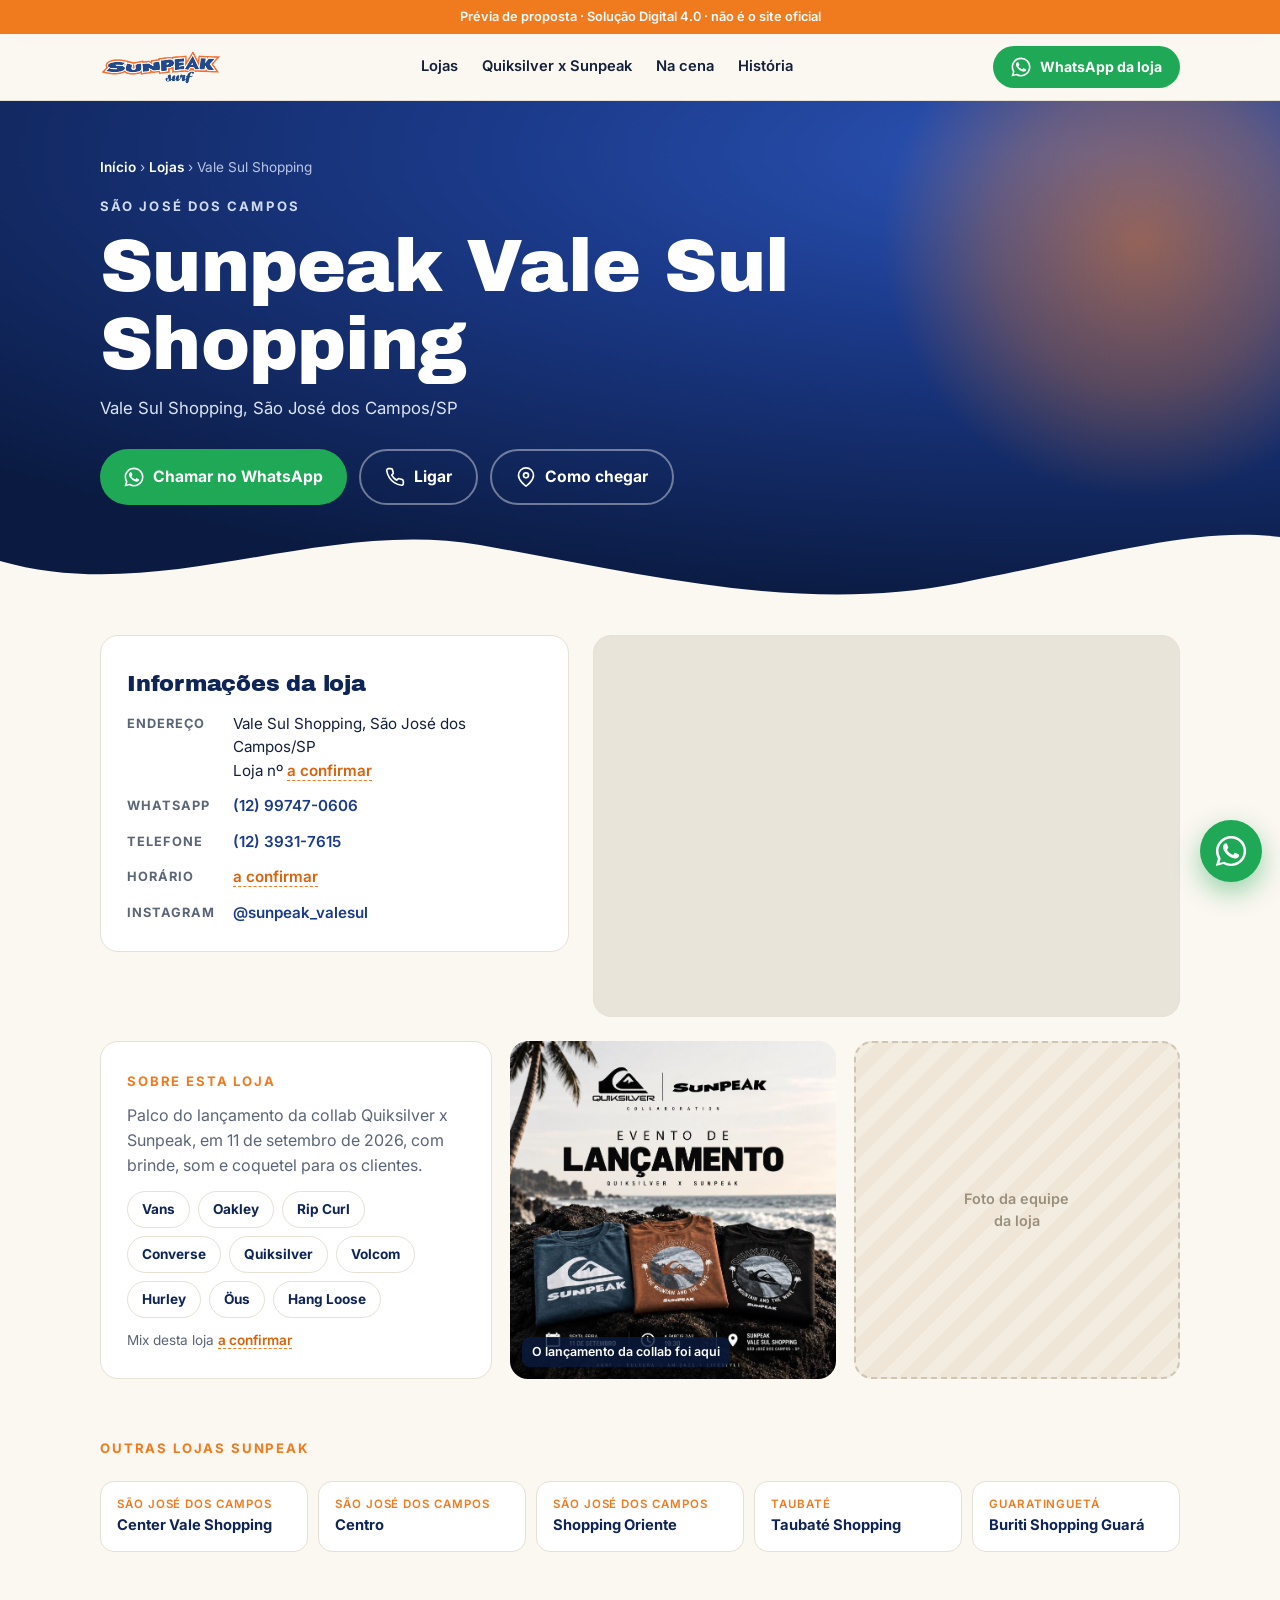
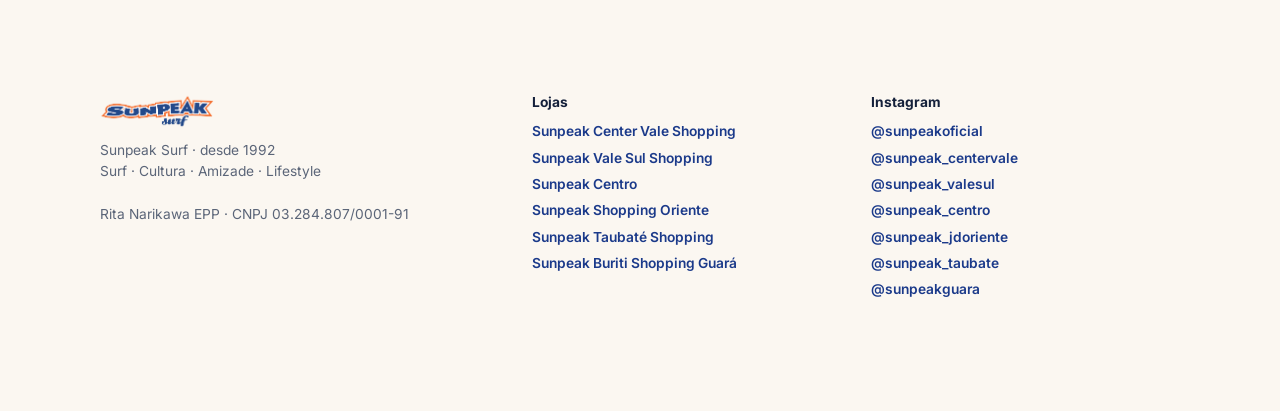
<file: lojas/vale-sul.html>
<!doctype html>
<html lang="pt-BR">
<head>
<meta charset="utf-8">
<meta name="viewport" content="width=device-width, initial-scale=1">
<meta name="robots" content="noindex, nofollow">
<title>Sunpeak Vale Sul Shopping | Surf shop em São José dos Campos</title>
<meta name="description" content="Sunpeak Vale Sul Shopping: surf shop em São José dos Campos. WhatsApp (12) 99747-0606. Vans, Oakley, Rip Curl, Converse e mais. Sunpeak desde 1992.">
<link rel="canonical" href="https://sunpeak.com.br/lojas/vale-sul">
<link rel="preconnect" href="https://fonts.googleapis.com"><link rel="preconnect" href="https://fonts.gstatic.com" crossorigin><link href="https://fonts.googleapis.com/css2?family=Archivo+Black&family=Inter:wght@400;500;600;700&display=swap" rel="stylesheet">
<link rel="stylesheet" href="../assets/site.css">
</head>
<body>
<div class="preview">Prévia de proposta · Solução Digital 4.0 · não é o site oficial</div>
<header>
  <div class="wrap nav">
    <a href="../index.html"><img src="../img/logo.png" alt="Sunpeak Surf" width="121" height="40"></a>
    <ul>
      <li><a href="../index.html#lojas">Lojas</a></li>
      <li><a href="../index.html#collab">Quiksilver x Sunpeak</a></li>
      <li><a href="../index.html#cena">Na cena</a></li>
      <li><a href="../index.html#historia">História</a></li>
    </ul>
    <a class="btn btn-wa" href="https://wa.me/5512997470606?text=Oi%21%20Vim%20pelo%20site%20da%20Sunpeak%20%28loja%20Vale%20Sul%20Shopping%29.%20Queria%20saber%20se%20voc%C3%AAs%20t%C3%AAm..." target="_blank" rel="noopener"><svg viewBox="0 0 24 24" fill="currentColor"><use href="#i-wa"/></svg><span>WhatsApp da loja</span></a>
  </div>
</header>
<main>
  <section class="hero store-hero">
    <div class="sun"></div>
    <div class="wrap">
      <nav class="crumbs"><a href="../index.html">Início</a> › <a href="../index.html#lojas">Lojas</a> › Vale Sul Shopping</nav>
      <div class="motto">São José dos Campos</div>
      <h1>Sunpeak Vale Sul Shopping</h1>
      <p class="addr">Vale Sul Shopping, São José dos Campos/SP</p>
      <div class="ctas" style="display:flex;flex-wrap:wrap;gap:12px;margin-top:28px">
        <a class="btn btn-wa" href="https://wa.me/5512997470606?text=Oi%21%20Vim%20pelo%20site%20da%20Sunpeak%20%28loja%20Vale%20Sul%20Shopping%29.%20Queria%20saber%20se%20voc%C3%AAs%20t%C3%AAm..." target="_blank" rel="noopener"><svg viewBox="0 0 24 24" fill="currentColor"><use href="#i-wa"/></svg>Chamar no WhatsApp</a>
        <a class="btn btn-ghost" href="tel:+551239317615"><svg viewBox="0 0 24 24" fill="currentColor"><use href="#i-phone"/></svg>Ligar</a>
        <a class="btn btn-ghost" href="https://www.google.com/maps/search/?api=1&query=Sunpeak%20Surf%20Vale%20Sul%20Shopping%20S%C3%A3o%20Jos%C3%A9%20dos%20Campos" target="_blank" rel="noopener"><svg viewBox="0 0 24 24" fill="currentColor"><use href="#i-pin"/></svg>Como chegar</a>
      </div>
    </div>
    <svg class="waves" viewBox="0 0 1440 120" preserveAspectRatio="none"><path fill="#fbf7f1" d="M0,64 C180,110 360,20 540,48 C720,76 900,118 1080,86 C1260,54 1350,30 1440,40 L1440,120 L0,120 Z"/></svg>
  </section>

  <section class="block" style="padding-top:20px">
    <div class="wrap">
      <div class="store-main">
        <div class="panel">
          <h2>Informações da loja</h2>
          <dl>
            <dt>Endereço</dt><dd>Vale Sul Shopping, São José dos Campos/SP<br>Loja nº <span class="todo">a confirmar</span></dd>
            <dt>WhatsApp</dt><dd><a href="https://wa.me/5512997470606?text=Oi%21%20Vim%20pelo%20site%20da%20Sunpeak%20%28loja%20Vale%20Sul%20Shopping%29.%20Queria%20saber%20se%20voc%C3%AAs%20t%C3%AAm..." target="_blank" rel="noopener">(12) 99747-0606</a></dd>
            <dt>Telefone</dt><dd><a href="tel:+551239317615">(12) 3931-7615</a></dd>
            <dt>Horário</dt><dd><span class="todo">a confirmar</span></dd>
            <dt>Instagram</dt><dd><a href="https://instagram.com/sunpeak_valesul" target="_blank" rel="noopener">@sunpeak_valesul</a></dd>
          </dl>
        </div>
        <div class="map"><iframe src="https://www.google.com/maps?output=embed&q=Sunpeak%20Surf%20Vale%20Sul%20Shopping%20S%C3%A3o%20Jos%C3%A9%20dos%20Campos" loading="lazy" referrerpolicy="no-referrer-when-downgrade" title="Mapa da Sunpeak Vale Sul Shopping"></iframe></div>
      </div>

      <div class="about">
        <div class="panel">
          <span class="kicker">Sobre esta loja</span>
          <p>Palco do lançamento da collab Quiksilver x Sunpeak, em 11 de setembro de 2026, com brinde, som e coquetel para os clientes.</p>
          <div class="chips"><span>Vans</span><span>Oakley</span><span>Rip Curl</span><span>Converse</span><span>Quiksilver</span><span>Volcom</span><span>Hurley</span><span>Öus</span><span>Hang Loose</span></div>
          <p style="margin-top:12px;font-size:.85rem;color:var(--muted)">Mix desta loja <span class="todo">a confirmar</span></p>
        </div>
        <figure class="shot"><img src="../img/fotos/collab-lancamento.jpg" alt="Arte do evento de lançamento Quiksilver x Sunpeak no Vale Sul Shopping" loading="lazy"><figcaption>O lançamento da collab foi aqui</figcaption></figure>
        <div class="photo-slot">Foto da equipe<br>da loja</div>
      </div>

      <div style="margin-top:56px">
        <span class="kicker">Outras lojas Sunpeak</span>
        <div class="others"><a href="center-vale.html"><small>São José dos Campos</small>Center Vale Shopping</a><a href="centro.html"><small>São José dos Campos</small>Centro</a><a href="oriente.html"><small>São José dos Campos</small>Shopping Oriente</a><a href="taubate.html"><small>Taubaté</small>Taubaté Shopping</a><a href="guaratingueta.html"><small>Guaratinguetá</small>Buriti Shopping Guará</a></div>
      </div>
    </div>
  </section>
</main>
<footer>
  <div class="wrap foot">
    <div>
      <img src="../img/logo.png" alt="Sunpeak Surf" width="115" height="38">
      <div>Sunpeak Surf · desde 1992<br>Surf · Cultura · Amizade · Lifestyle<br><br>Rita Narikawa EPP · CNPJ 03.284.807/0001-91</div>
    </div>
    <div><strong>Lojas</strong><ul><li><a href="../lojas/center-vale.html">Sunpeak Center Vale Shopping</a></li><li><a href="../lojas/vale-sul.html">Sunpeak Vale Sul Shopping</a></li><li><a href="../lojas/centro.html">Sunpeak Centro</a></li><li><a href="../lojas/oriente.html">Sunpeak Shopping Oriente</a></li><li><a href="../lojas/taubate.html">Sunpeak Taubaté Shopping</a></li><li><a href="../lojas/guaratingueta.html">Sunpeak Buriti Shopping Guará</a></li></ul></div>
    <div><strong>Instagram</strong><ul><li><a href="https://instagram.com/sunpeakoficial" target="_blank" rel="noopener">@sunpeakoficial</a></li><li><a href="https://instagram.com/sunpeak_centervale" target="_blank" rel="noopener">@sunpeak_centervale</a></li><li><a href="https://instagram.com/sunpeak_valesul" target="_blank" rel="noopener">@sunpeak_valesul</a></li><li><a href="https://instagram.com/sunpeak_centro" target="_blank" rel="noopener">@sunpeak_centro</a></li><li><a href="https://instagram.com/sunpeak_jdoriente" target="_blank" rel="noopener">@sunpeak_jdoriente</a></li><li><a href="https://instagram.com/sunpeak_taubate" target="_blank" rel="noopener">@sunpeak_taubate</a></li><li><a href="https://instagram.com/sunpeakguara" target="_blank" rel="noopener">@sunpeakguara</a></li></ul></div>
  </div>
</footer>
<a class="fab" href="https://wa.me/5512997470606?text=Oi%21%20Vim%20pelo%20site%20da%20Sunpeak%20%28loja%20Vale%20Sul%20Shopping%29.%20Queria%20saber%20se%20voc%C3%AAs%20t%C3%AAm..." target="_blank" rel="noopener" aria-label="WhatsApp da Sunpeak Vale Sul Shopping"><svg viewBox="0 0 24 24" fill="currentColor"><use href="#i-wa"/></svg></a>
<svg width="0" height="0" style="position:absolute" aria-hidden="true">
<symbol id="i-wa" viewBox="0 0 24 24"><path d="M17.47 14.38c-.3-.15-1.76-.87-2.03-.97-.27-.1-.47-.15-.67.15-.2.3-.77.97-.94 1.17-.17.2-.35.22-.64.07-.3-.15-1.26-.46-2.4-1.48-.89-.79-1.49-1.77-1.66-2.07-.17-.3-.02-.46.13-.6.13-.13.3-.35.45-.52.15-.17.2-.3.3-.5.1-.2.05-.37-.03-.52-.07-.15-.67-1.62-.92-2.22-.24-.58-.49-.5-.67-.51h-.57c-.2 0-.52.07-.79.37-.27.3-1.04 1.02-1.04 2.48 0 1.46 1.07 2.88 1.21 3.08.15.2 2.1 3.2 5.08 4.49.71.31 1.26.49 1.69.63.71.22 1.36.19 1.87.12.57-.09 1.76-.72 2.01-1.41.25-.7.25-1.29.17-1.41-.07-.13-.27-.2-.57-.35zM12.04 21.5h-.01a9.4 9.4 0 0 1-4.8-1.31l-.34-.2-3.57.94.95-3.48-.22-.36a9.38 9.38 0 0 1-1.44-5.01c0-5.2 4.23-9.43 9.44-9.43 2.52 0 4.89.98 6.67 2.77a9.37 9.37 0 0 1 2.76 6.67c0 5.2-4.24 9.43-9.44 9.43zm8.03-17.46A11.27 11.27 0 0 0 12.04.72C5.79.72.7 5.8.7 12.06c0 2 .52 3.95 1.52 5.67L.6 23.28l5.68-1.49a11.3 11.3 0 0 0 5.75 1.47h.01c6.25 0 11.34-5.09 11.34-11.34 0-3.03-1.18-5.88-3.32-8.02z"/></symbol>
<symbol id="i-phone" viewBox="0 0 24 24"><path fill="none" stroke="currentColor" stroke-width="2" stroke-linecap="round" stroke-linejoin="round" d="M22 16.9v3a2 2 0 0 1-2.2 2 19.8 19.8 0 0 1-8.6-3.1 19.5 19.5 0 0 1-6-6A19.8 19.8 0 0 1 2.1 4.2 2 2 0 0 1 4.1 2h3a2 2 0 0 1 2 1.7c.1.9.4 1.8.7 2.7a2 2 0 0 1-.5 2.1L8 9.8a16 16 0 0 0 6 6l1.3-1.3a2 2 0 0 1 2.1-.4c.9.3 1.8.6 2.7.7a2 2 0 0 1 1.7 2z"/></symbol>
<symbol id="i-pin" viewBox="0 0 24 24"><g fill="none" stroke="currentColor" stroke-width="2" stroke-linecap="round" stroke-linejoin="round"><path d="M21 10c0 7-9 13-9 13S3 17 3 10a9 9 0 0 1 18 0z"/><circle cx="12" cy="10" r="3"/></g></symbol>
</svg>
<script type="application/ld+json">{"@context": "https://schema.org", "@type": "ClothingStore", "name": "Sunpeak Vale Sul Shopping", "url": "https://sunpeak.com.br/lojas/vale-sul", "image": "https://sunpeak.com.br/img/logo.png", "telephone": "+55 (12) 3931-7615", "address": {"@type": "PostalAddress", "addressLocality": "São José dos Campos", "addressRegion": "SP", "addressCountry": "BR"}, "parentOrganization": {"@type": "Organization", "name": "Sunpeak Surf", "url": "https://sunpeak.com.br"}, "sameAs": ["https://instagram.com/sunpeak_valesul"], "brand": [{"@type": "Brand", "name": "Vans"}, {"@type": "Brand", "name": "Oakley"}, {"@type": "Brand", "name": "Rip Curl"}, {"@type": "Brand", "name": "Converse"}, {"@type": "Brand", "name": "Quiksilver"}, {"@type": "Brand", "name": "Volcom"}, {"@type": "Brand", "name": "Hurley"}, {"@type": "Brand", "name": "Öus"}, {"@type": "Brand", "name": "Hang Loose"}]}</script>
</body>
</html>
</file>
<file: assets/site.css>
:root{
  --navy:#1b3a8a; --navy-dk:#0f2457; --navy-xdk:#0a1a40;
  --orange:#f07a1e; --orange-dk:#d9620a;
  --sand:#fbf7f1; --ink:#14203a; --muted:#5b6578; --line:#e7e0d4;
  --black:#0d0f12; --wa:#1fa855; --r:18px;
}
*{box-sizing:border-box;margin:0;padding:0}
html{scroll-behavior:smooth}
body{font-family:Inter,system-ui,sans-serif;color:var(--ink);background:var(--sand);line-height:1.55;-webkit-font-smoothing:antialiased}
a{color:inherit;text-decoration:none}
img{max-width:100%;display:block}
.wrap{max-width:1120px;margin:0 auto;padding:0 20px}
h1,h2,h3{font-family:"Archivo Black",Inter,sans-serif;font-weight:400;line-height:1.05;letter-spacing:-.01em}

/* marcação de dado que falta confirmar com a Sunpeak */
.todo{color:var(--orange-dk);border-bottom:1.5px dashed var(--orange);font-weight:600}

.preview{background:var(--orange);color:#fff;font-size:.8rem;font-weight:600;text-align:center;padding:7px 16px}

header{position:sticky;top:0;z-index:20;background:rgba(251,247,241,.92);backdrop-filter:blur(10px);border-bottom:1px solid var(--line)}
.nav{display:flex;align-items:center;justify-content:space-between;height:66px;gap:16px}
.nav img{height:40px;width:auto}
.nav ul{display:flex;gap:24px;list-style:none;font-weight:600;font-size:.92rem}
.nav ul a:hover{color:var(--orange)}

.btn{display:inline-flex;align-items:center;justify-content:center;gap:9px;font-weight:700;border-radius:999px;padding:14px 24px;font-size:.98rem;transition:transform .15s,background .15s,border-color .15s;cursor:pointer;border:0;font-family:inherit}
.btn:hover{transform:translateY(-2px)}
.btn svg{width:20px;height:20px;flex:none}
.btn-wa{background:var(--wa);color:#fff}
.btn-wa:hover{background:#178a45}
.btn-or{background:var(--orange);color:#fff}
.btn-or:hover{background:var(--orange-dk)}
.btn-ghost{background:transparent;color:#fff;border:2px solid rgba(255,255,255,.4)}
.btn-ghost:hover{border-color:#fff}
.btn-line{background:#fff;color:var(--navy-dk);border:1.5px solid var(--line)}
.btn-line:hover{border-color:var(--navy)}
.nav .btn{padding:10px 18px;font-size:.88rem}

/* hero */
.hero{position:relative;overflow:hidden;background:radial-gradient(120% 90% at 85% 10%,#2c55b8 0%,var(--navy) 38%,var(--navy-xdk) 100%);color:#fff;padding:90px 0 130px}
.hero .sun{position:absolute;right:-120px;top:-120px;width:520px;height:520px;border-radius:50%;background:radial-gradient(circle,var(--orange) 0%,rgba(240,122,30,.55) 40%,rgba(240,122,30,0) 70%);opacity:.55}
.hero svg.waves{position:absolute;left:0;bottom:-2px;width:100%;height:120px}
.hero .wrap{position:relative;z-index:2}
.motto{display:flex;flex-wrap:wrap;gap:8px 14px;font-size:.82rem;font-weight:700;letter-spacing:.16em;text-transform:uppercase;color:#cfdaf3}
.motto i{font-style:normal;color:var(--orange)}
.hero h1{font-size:clamp(2.6rem,7vw,5.2rem);margin:22px 0 18px;max-width:820px}
.hero h1 em{font-style:normal;color:var(--orange)}
.hero p.lead{font-size:clamp(1.05rem,2vw,1.25rem);max-width:600px;color:#dbe4f7}
.hero .ctas{display:flex;flex-wrap:wrap;gap:12px;margin-top:34px}
.stats{display:flex;flex-wrap:wrap;gap:34px;margin-top:52px}
.stats b{display:block;font-family:"Archivo Black";font-size:2.1rem}
.stats span{font-size:.85rem;color:#b9c6e4}

.brands{padding:10px 0 50px}
.brands p{text-align:center;font-size:.8rem;font-weight:700;letter-spacing:.14em;text-transform:uppercase;color:var(--muted);margin-bottom:18px}
.brand-row{display:flex;flex-wrap:wrap;justify-content:center;gap:10px 30px}
.brand-row span{font-family:"Archivo Black";font-size:clamp(1.05rem,2.4vw,1.45rem);color:#b4ab9c;letter-spacing:.02em}

section.block{padding:80px 0}
.kicker{color:var(--orange);font-weight:700;font-size:.82rem;letter-spacing:.14em;text-transform:uppercase}
.block h2{font-size:clamp(2rem,4.5vw,3.1rem);margin:10px 0 14px;color:var(--navy-dk)}
.block .sub{color:var(--muted);max-width:640px;font-size:1.05rem}

/* lojas */
.filters{display:flex;flex-wrap:wrap;gap:8px;margin:30px 0 22px}
.filters button{font:600 .9rem Inter,sans-serif;border:1.5px solid var(--line);background:#fff;color:var(--ink);padding:9px 16px;border-radius:999px;cursor:pointer}
.filters button.on{background:var(--navy);border-color:var(--navy);color:#fff}
.stores{display:grid;grid-template-columns:repeat(3,1fr);gap:18px}
.store{background:#fff;border:1px solid var(--line);border-radius:var(--r);padding:24px;display:flex;flex-direction:column;gap:14px;transition:box-shadow .2s,transform .2s}
.store:hover{box-shadow:0 14px 34px rgba(15,36,87,.1);transform:translateY(-3px)}
.store[hidden]{display:none}
.store .city{font-size:.78rem;font-weight:700;letter-spacing:.1em;text-transform:uppercase;color:var(--orange)}
.store h3{font-size:1.35rem;color:var(--navy-dk)}
.store h3 a:hover{color:var(--orange)}
.badge{display:inline-block;margin-left:6px;vertical-align:middle;font:700 .66rem Inter,sans-serif;letter-spacing:.06em;background:var(--navy);color:#fff;padding:3px 8px;border-radius:6px}
.store .info{font-size:.92rem;color:var(--muted);display:grid;gap:4px}
.store .actions{display:grid;grid-template-columns:1fr 1fr;gap:8px;margin-top:auto}
.store .actions .btn{padding:12px 10px;font-size:.88rem}

/* collab */
.collab{background:var(--black);color:#fff}
.collab h2{color:#fff}
.collab .sub{color:#b8bcc4}
.collab-grid{display:grid;grid-template-columns:1fr 1fr;gap:50px;align-items:center}
.collab-mark{font-family:"Archivo Black";font-size:clamp(1.4rem,3vw,2rem);letter-spacing:.04em}
.collab-mark span{color:var(--orange)}
.collab p{color:#c9ccd3;margin-top:14px;font-size:1.03rem}
.collab .ctas{margin-top:28px;display:flex;flex-wrap:wrap;gap:12px}
.facts{display:flex;flex-wrap:wrap;gap:10px;margin-top:22px}
.facts span{border:1px solid rgba(255,255,255,.18);border-radius:999px;padding:7px 14px;font-size:.85rem;color:#e3e5ea}

/* cena */
.scene{display:grid;grid-template-columns:repeat(3,1fr);gap:18px;margin-top:40px}
.scene .card{background:#fff;border:1px solid var(--line);border-radius:var(--r);padding:28px}
.scene .card .n{font-family:"Archivo Black";font-size:.8rem;letter-spacing:.14em;color:var(--orange);text-transform:uppercase}
.scene .card h3{font-size:1.3rem;color:var(--navy-dk);margin:12px 0 8px}
.scene .card p{color:var(--muted);font-size:.95rem}

/* depoimentos */
.voices{background:var(--navy-dk);color:#fff}
.voices h2{color:#fff}
.quotes{display:grid;grid-template-columns:repeat(3,1fr);gap:18px;margin-top:36px}
.quote{background:rgba(255,255,255,.06);border:1px solid rgba(255,255,255,.12);border-radius:var(--r);padding:28px}
.quote p{font-family:"Archivo Black";font-size:1.35rem;line-height:1.2}
.quote p::before{content:"“";color:var(--orange)}
.quote p::after{content:"”";color:var(--orange)}
.quote small{display:block;margin-top:14px;color:#9fb0d6;font-size:.82rem}

/* história */
.story{display:grid;grid-template-columns:1.1fr 1fr;gap:50px;align-items:center}
.story p{color:var(--muted);margin-top:14px;font-size:1.03rem}
.photo-slot{aspect-ratio:4/3;border-radius:var(--r);border:2px dashed #cfc5b4;background:repeating-linear-gradient(135deg,#f3ece1 0 14px,#efe6d8 14px 28px);display:grid;place-items:center;text-align:center;color:#9a8f7c;font-weight:600;font-size:.9rem;padding:20px}
.photo-slot.dark{border-color:#3a3f48;background:repeating-linear-gradient(135deg,#16191e 0 14px,#1b1f25 14px 28px);color:#7d838f}

.final{background:linear-gradient(135deg,var(--orange) 0%,#f5953e 100%);color:#fff;text-align:center;border-radius:28px;padding:60px 24px;margin:0 20px}
.final h2{color:#fff;font-size:clamp(2rem,5vw,3.2rem)}
.final p{font-size:1.1rem;margin:12px auto 28px;max-width:520px;color:#fff3e8}
.final .btn-wa{background:#fff;color:var(--navy-dk)}
.final .btn-wa svg{color:var(--wa)}

footer{padding:60px 0 110px;color:var(--muted);font-size:.86rem}
.foot{display:grid;grid-template-columns:1.3fr 1fr 1fr;gap:30px}
.foot img{height:38px;width:auto;margin-bottom:10px}
.foot strong{display:block;margin-bottom:8px;color:var(--ink)}
.foot ul{list-style:none;display:grid;gap:5px}
.foot a{color:var(--navy);font-weight:600}
.foot a:hover{color:var(--orange)}

/* página de loja */
.crumbs{font-size:.85rem;color:#b9c6e4;margin-bottom:18px}
.crumbs a{color:#fff;font-weight:600}
.crumbs a:hover{color:var(--orange)}
.hero.store-hero{padding:56px 0 110px}
.store-hero h1{font-size:clamp(2.2rem,6vw,4rem);margin:12px 0 12px}
.store-hero .addr{color:#dbe4f7;font-size:1.05rem}
.store-main{display:grid;grid-template-columns:1fr 1.25fr;gap:24px;align-items:start}
.panel{background:#fff;border:1px solid var(--line);border-radius:var(--r);padding:26px}
.panel h2{font-size:1.4rem;color:var(--navy-dk);margin-bottom:16px}
.panel dl{display:grid;grid-template-columns:auto 1fr;gap:12px 18px;font-size:.95rem}
.panel dt{font-weight:700;color:var(--muted);font-size:.8rem;letter-spacing:.08em;text-transform:uppercase;padding-top:2px}
.panel dd a{color:var(--navy);font-weight:600}
.map{border-radius:var(--r);overflow:hidden;border:1px solid var(--line);background:#e9e4da;min-height:380px}
.map iframe{width:100%;height:100%;min-height:380px;border:0;display:block}
.about{display:grid;grid-template-columns:1.2fr 1fr 1fr;gap:18px;margin-top:24px;align-items:stretch}
.about .panel p{color:var(--muted);margin-top:10px}
.about .photo-slot{aspect-ratio:auto;min-height:200px}
.chips{display:flex;flex-wrap:wrap;gap:8px;margin-top:14px}
.chips span{background:#fff;border:1px solid var(--line);border-radius:999px;padding:7px 14px;font-weight:700;font-size:.85rem;color:var(--navy-dk)}
.others{display:grid;grid-template-columns:repeat(5,1fr);gap:10px;margin-top:22px}
.others a{background:#fff;border:1px solid var(--line);border-radius:14px;padding:14px 16px;font-weight:700;color:var(--navy-dk);font-size:.92rem}
.others a small{display:block;font-weight:600;color:var(--orange);font-size:.72rem;letter-spacing:.08em;text-transform:uppercase}
.others a:hover{border-color:var(--navy)}

/* WhatsApp flutuante + escolha de loja */
.fab{position:fixed;right:18px;bottom:18px;z-index:40;width:62px;height:62px;border-radius:50%;background:var(--wa);color:#fff;display:grid;place-items:center;box-shadow:0 10px 26px rgba(31,168,85,.45);border:0;cursor:pointer}
.fab svg{width:32px;height:32px}
.sheet-bg{position:fixed;inset:0;background:rgba(10,26,64,.55);z-index:50;display:none;align-items:flex-end;justify-content:center}
.sheet-bg.open{display:flex}
.sheet{background:#fff;width:100%;max-width:480px;border-radius:24px 24px 0 0;padding:26px 22px 30px;max-height:88vh;overflow:auto}
.sheet h3{font-size:1.35rem;color:var(--navy-dk)}
.sheet p{color:var(--muted);font-size:.92rem;margin:4px 0 16px}
.sheet a{display:flex;justify-content:space-between;align-items:center;padding:14px 16px;border:1px solid var(--line);border-radius:14px;margin-bottom:8px;font-weight:600}
.sheet a small{display:block;font-weight:500;color:var(--muted);font-size:.8rem}
.sheet a:hover{border-color:var(--wa);background:#f2fbf5}
.sheet a svg{width:22px;height:22px;color:var(--wa)}
.sheet .close{float:right;background:none;border:0;font-size:1.6rem;line-height:1;color:var(--muted);cursor:pointer}

@media (min-width:700px){.sheet-bg{align-items:center}.sheet{border-radius:24px}}
@media (max-width:900px){
  .stores,.scene,.quotes{grid-template-columns:1fr 1fr}
  .story,.collab-grid,.store-main{grid-template-columns:1fr}
  .about{grid-template-columns:1fr 1fr}
  .about .panel{grid-column:1/-1}
  .others{grid-template-columns:repeat(3,1fr)}
  .foot{grid-template-columns:1fr 1fr}
  .nav ul{display:none}
}
@media (max-width:600px){
  .wrap{padding:0 16px}
  .stores,.scene,.quotes,.about{grid-template-columns:1fr}
  .others{grid-template-columns:1fr 1fr}
  .foot{grid-template-columns:1fr}
  .hero{padding:60px 0 110px}
  .stats{gap:22px}
  .stats b{font-size:1.7rem}
  .stats span{font-size:.78rem}
  .nav .btn span{display:none}
  .final{margin:0 16px}
  section.block{padding:60px 0}
  .panel dl{grid-template-columns:1fr;gap:2px}
  .panel dd{margin-bottom:10px}
}

/* fotos */
.shot{margin:0;border-radius:var(--r);overflow:hidden;position:relative;background:#e9e4da}
.shot img{width:100%;height:100%;object-fit:cover}
.shot figcaption{position:absolute;left:12px;bottom:12px;background:rgba(10,26,64,.78);color:#fff;font-size:.78rem;font-weight:600;padding:5px 10px;border-radius:8px}
.collab .shot{aspect-ratio:16/10}
.story .shot{aspect-ratio:4/5;max-height:560px}
.about .shot{min-height:300px}
.scene .card{overflow:hidden}
.card-img{display:block;width:calc(100% + 56px);max-width:none;margin:-28px -28px 20px;height:210px;object-fit:cover;object-position:top}
.hero-grid{display:grid;grid-template-columns:1.15fr .85fr;gap:40px;align-items:center}
.hero h1{font-size:clamp(2.6rem,6vw,4.6rem)}
.hero-photos{position:relative;height:480px}
.hero-photos img{position:absolute;border-radius:22px;object-fit:cover;box-shadow:0 24px 50px rgba(0,0,0,.35)}
.hero-photos .p1{right:0;top:0;width:80%;height:86%}
.hero-photos .p2{left:0;bottom:0;width:46%;height:44%;border:5px solid var(--sand)}
@media (max-width:900px){
  .hero-grid{grid-template-columns:1fr}
  .hero-photos{height:340px;margin-top:10px}
}
@media (max-width:600px){
  .hero-photos{height:280px}
  .story .shot{aspect-ratio:4/4}
}
</file>
